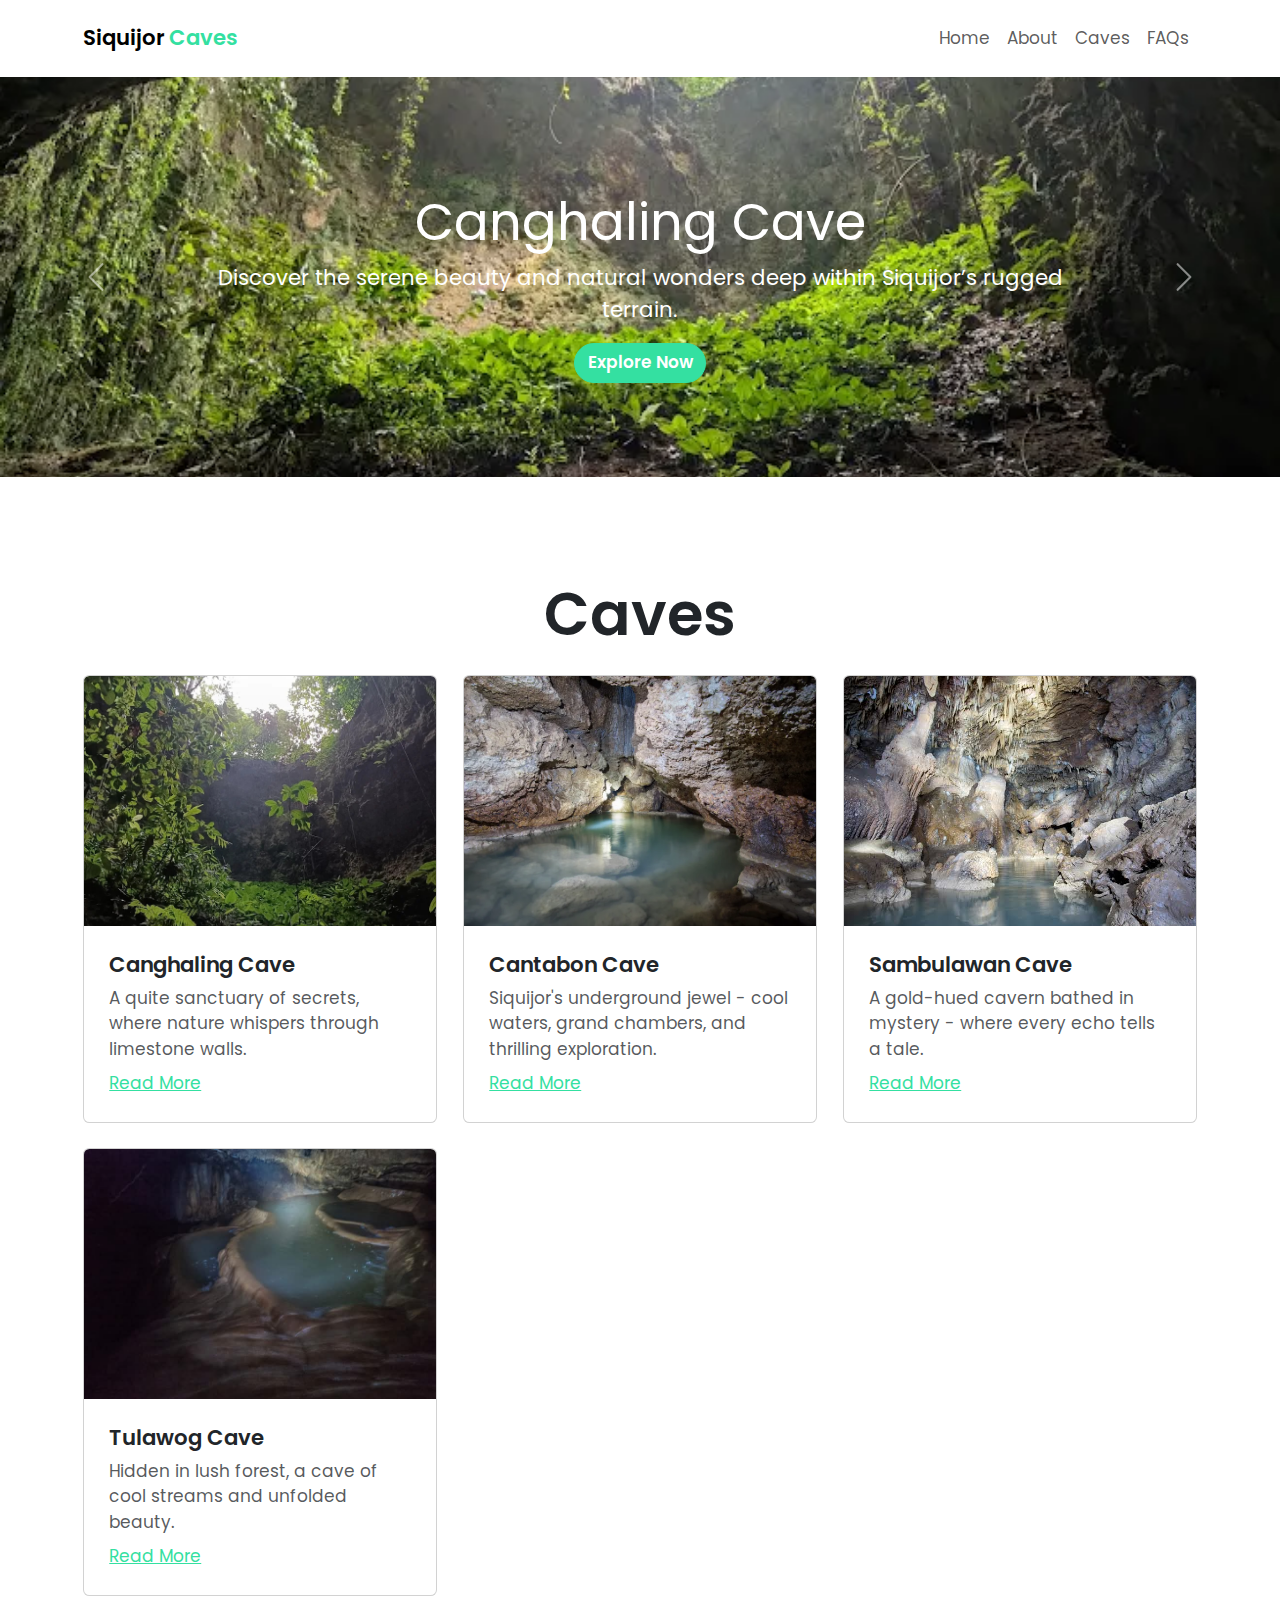
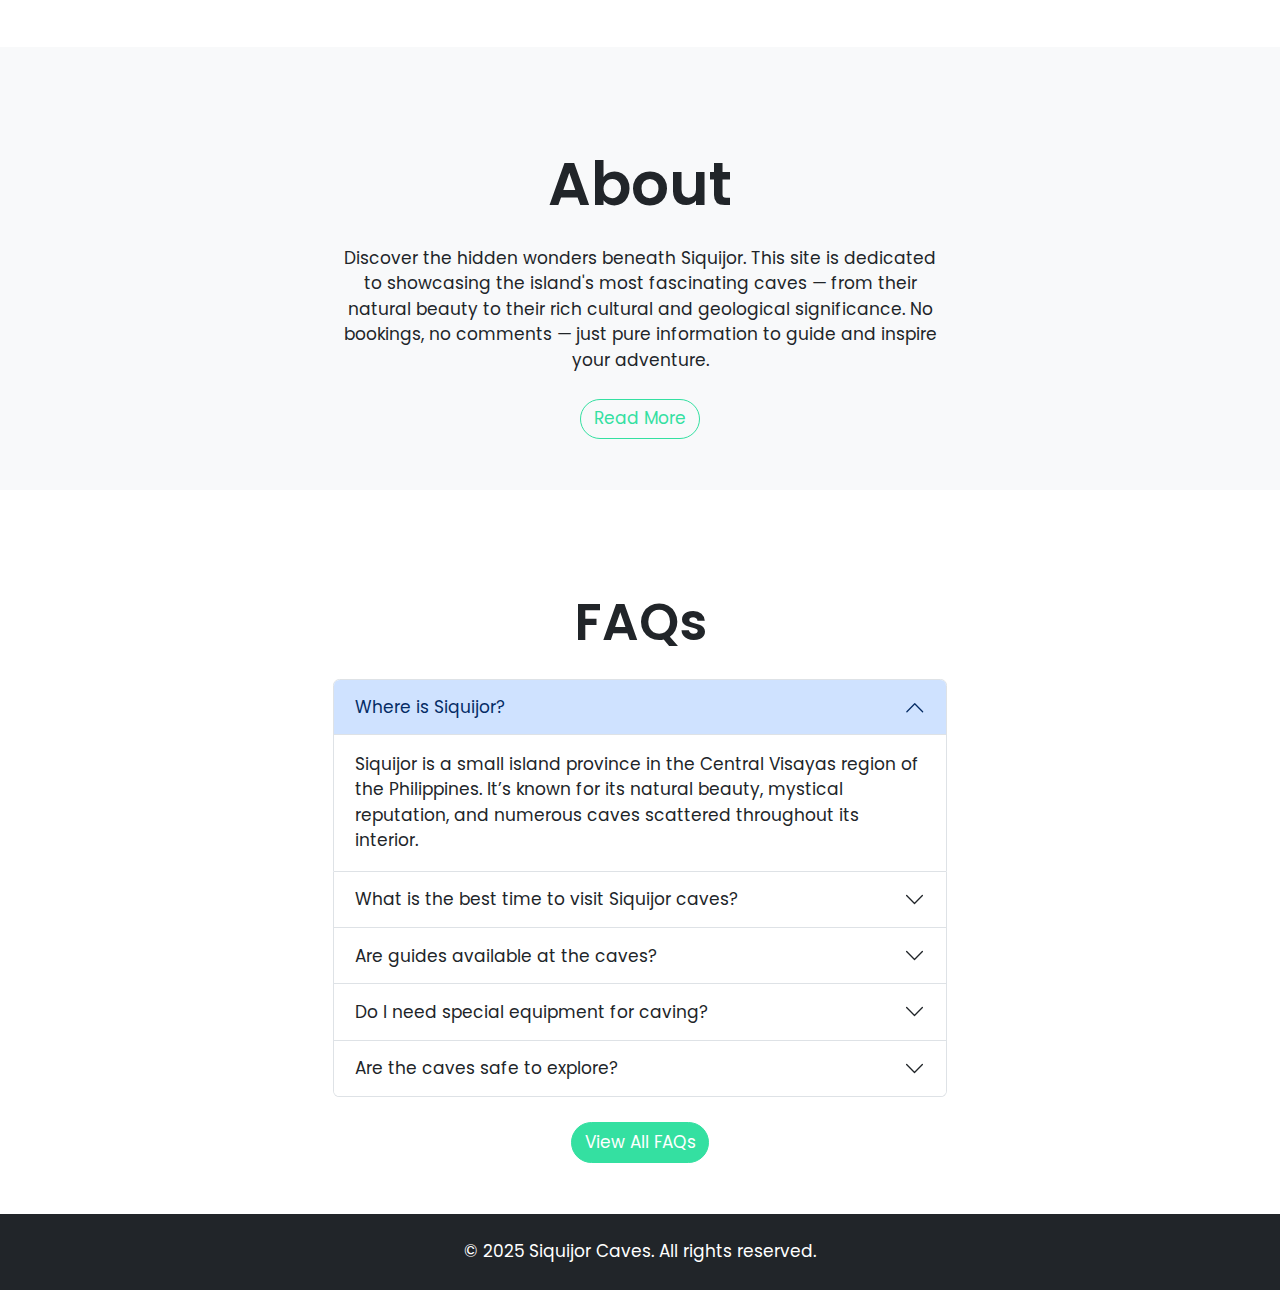
<file: index.html>
<!DOCTYPE html>
<html lang="en">

<head>
  <meta charset="UTF-8" />
  <meta name="viewport" content="width=device-width, initial-scale=1.0" />
  <title>Siquijor Caves</title>

  <link href="css/bootstrap.min.css" rel="stylesheet">
  <link rel="stylesheet" href="css/style.css">
</head>

<body>

  <!-- Navbar -->
  <nav class="navbar navbar-expand-lg py-3">
    <div class="container">
      <a class="navbar-brand fw-semibold" href="index.html">Siquijor <span class="text-success">Caves</span></a>
      <button class="navbar-toggler border-0" type="button" data-bs-toggle="collapse" data-bs-target="#navbarNav">
        <span class="navbar-toggler-icon"></span>
      </button>
      <div class="collapse navbar-collapse" id="navbarNav">

        <ul class="navbar-nav ms-auto">

          <li class="nav-item">
            <a class="nav-link" href="index.html">Home</a>
          </li>
          <li class="nav-item">
            <a class="nav-link" href="about.html">About</a>
          </li>
          <li class="nav-item">
            <a class="nav-link" href="caves.html">Caves</a>
          </li>
          <li class="nav-item">
            <a href="faqs.html" class="nav-link">FAQs</a>
          </li>
        </ul>

      </div>
    </div>
  </nav>

  <!-- Hero Section - Carousel -->
  <div id="heroCarousel" class="carousel slide" data-bs-ride="carousel">

    <div class="carousel-inner">
      <!-- Carousel Items -->
      <div class="carousel-item active">
        <img src="images/canghaling/canghaling1.webp" class="d-block w-100" alt="Canghaling Cave">

        <div class="carousel-caption mb-5">
          <h5 class="display-5">Canghaling Cave</h5>
          <p class="lead">Discover the serene beauty and natural wonders deep within Siquijor’s rugged terrain.</p>
          <a href="#caves" class="btn btn-success rounded-pill fw-semibold">Explore Now</a>
        </div>


      </div>

      <div class="carousel-item">
        <img src="images/cantabon/cantabon1.jpg" class="d-block w-100" alt="Cantabon Cave">
        <div class="carousel-caption mb-5">
          <h5 class="display-5">Cantabon Cave</h5>
          <p class="lead">Venture into one of Siquijor’s most iconic caves filled with stunning rock formations.</p>
          <a href="#caves" class="btn btn-success rounded-pill fw-semibold">Explore Now</a>
        </div>
      </div>

      <div class="carousel-item">
        <img src="images/sambulawan/sambulawan1.jpeg" class="d-block w-100" alt="Sambulawan Cave">
        <div class="carousel-caption mb-5">
          <h5 class="display-5">Sambulawan Cave</h5>
          <p class="lead">Experience the thrill of underground exploration in this lesser-known natural gem.</p>
          <a href="#caves" class="btn btn-success rounded-pill fw-semibold">Explore Now</a>
        </div>
      </div>

      <div class="carousel-item">
        <img src="images/tulawog/tulawog1.jpg" class="d-block w-100" alt="Tulawog Cave">
        <div class="carousel-caption mb-5">
          <h5 class="display-5">Tulawog Cave</h5>
          <p class="lead">Uncover hidden paths and underground rivers in this captivating Siquijor destination.</p>
          <a href="#caves" class="btn btn-success rounded-pill fw-semibold">Explore Now</a>
        </div>
      </div>
    </div>

    <!-- Carousel Controls -->
    <button class="carousel-control-prev" type="button" data-bs-target="#heroCarousel" data-bs-slide="prev">
      <span class="carousel-control-prev-icon"></span>
    </button>
    <button class="carousel-control-next" type="button" data-bs-target="#heroCarousel" data-bs-slide="next">
      <span class="carousel-control-next-icon"></span>
    </button>

  </div>

  <!-- Section 1: Cards -->
  <section class="py-5" id="caves">
    <div class="container pt-5">
      <h2 class="mb-4 text-center display-4 fw-semibold">Caves</h2>
      <div class="row g-4">

        <!-- Card 1 -->
        <div class="col-md-4">
          <a href="canghaling.html" class="text-decoration-none text-dark">
            <div class="card h-100">
              <img src="images/canghaling/t/canghaling-4.webp" class="card-img-top" alt="Canghaling Cave">
              <div class="card-body p-4">
                <h5 class="card-title fw-semibold">Canghaling Cave</h5>
                <p class="card-text text-muted mb-2">A quite sanctuary of secrets, where nature whispers
                  through limestone walls.</p>
                <a href="canghaling.html" class="text-success">Read More</a>
              </div>
            </div>
          </a>
        </div>

        <!-- Card 2 -->
        <div class="col-md-4">
          <a href="cantabon.html" class="text-decoration-none text-dark">
            <div class="card h-100">
              <img src="images/cantabon/cantabon4.webp" class="card-img-top" alt="Cantabon Cave">
              <div class="card-body p-4">
                <h5 class="card-title fw-semibold">Cantabon Cave</h5>
                <p class="card-text text-muted mb-2">Siquijor's underground jewel - cool waters, grand
                  chambers, and thrilling exploration.</p>
                <a href="cantabon.html" class="text-success">Read More</a>
              </div>
            </div>
          </a>
        </div>

        <!-- Card 3 -->
        <div class="col-md-4">
          <a href="sambulawan.html" class="text-decoration-none text-dark">
            <div class="card h-100">
              <img src="images/sambulawan/sambulawan1.jpeg" class="card-img-top" alt="Sambulawan Cave">
              <div class="card-body p-4">
                <h5 class="card-title fw-semibold">Sambulawan Cave</h5>
                <p class="card-text text-muted mb-2">A gold-hued cavern bathed in mystery - where every echo
                  tells a tale.</p>
                <a href="sambulawan.html" class="text-success">Read More</a>
              </div>
            </div>
          </a>
        </div>

        <!-- Card 4 -->
        <div class="col-md-4">
          <a href="tulawog.html" class="text-decoration-none text-dark">
            <div class="card h-100">
              <img src="images/tulawog/tulawog4.jpg" class="card-img-top" alt="Tulawog Cave">
              <div class="card-body p-4">
                <h5 class="card-title fw-semibold">Tulawog Cave</h5>
                <p class="card-text text-muted mb-2">Hidden in lush forest, a cave of cool streams and
                  unfolded beauty.</p>
                <a href="tulawog.html" class="text-success">Read More</a>
              </div>
            </div>
          </a>
        </div>

      </div>
    </div>
  </section>

  <!-- About Section -->
  <section class="bg-light py-5">
    <div class="container col-lg-6 pt-5">
      <h2 class="mb-4 text-center display-4 fw-semibold">About</h2>
      <p class="text-center">Discover the hidden wonders beneath Siquijor. This site is dedicated to showcasing the
        island's most fascinating caves — from their natural beauty to their rich cultural and geological significance.
        No bookings, no comments — just pure information to guide and inspire your adventure.
      </p>
      <div class="text-center mt-4">
        <a href="about.html" class="btn btn-outline-success rounded-pill">Read More</a>
      </div>
    </div>
  </section>

  <!-- FAQs Section -->
  <section class="py-5 bg-white">
    <div class="container col-lg-6 pt-5">
      <h2 class="text-center mb-4 display-5 fw-semibold">FAQs</h2>

      <!-- Accordion (Start) -->
      <div class="accordion" id="faqAccordion">

        <!-- Question 1 -->
        <div class="accordion-item">
          <h2 class="accordion-header" id="faqOne">
            <button class="accordion-button" type="button" data-bs-toggle="collapse" data-bs-target="#collapseOne">
              Where is Siquijor?
            </button>
          </h2>
          <div id="collapseOne" class="accordion-collapse collapse show">
            <div class="accordion-body">
              Siquijor is a small island province in the Central Visayas region of the Philippines. It’s known for its
              natural beauty, mystical reputation, and numerous caves scattered throughout its interior.
            </div>
          </div>
        </div>

        <!-- Question 2 -->
        <div class="accordion-item">
          <h2 class="accordion-header" id="faqTwo">
            <button class="accordion-button collapsed" type="button" data-bs-toggle="collapse"
              data-bs-target="#collapseTwo">
              What is the best time to visit Siquijor caves?
            </button>
          </h2>
          <div id="collapseTwo" class="accordion-collapse collapse">
            <div class="accordion-body">
              The best time to visit is during the dry season, from November to May. These months offer safer and more
              comfortable conditions for cave exploration.
            </div>
          </div>
        </div>

        <!-- Question 3 -->
        <div class="accordion-item">
          <h2 class="accordion-header" id="faqThree">
            <button class="accordion-button collapsed" type="button" data-bs-toggle="collapse"
              data-bs-target="#collapseThree">
              Are guides available at the caves?
            </button>
          </h2>
          <div id="collapseThree" class="accordion-collapse collapse">
            <div class="accordion-body">
              Yes, most popular caves such as Cantabon offer local guides. They ensure safety, provide equipment if
              needed, and share stories and history about the caves.
            </div>
          </div>
        </div>

        <!-- Question 4 -->
        <div class="accordion-item">
          <h2 class="accordion-header" id="faqFour">
            <button class="accordion-button collapsed" type="button" data-bs-toggle="collapse"
              data-bs-target="#collapseFour">
              Do I need special equipment for caving?
            </button>
          </h2>
          <div id="collapseFour" class="accordion-collapse collapse">
            <div class="accordion-body">
              Basic gear like flashlights, non-slip water shoes, and head protection is recommended. Some caves may
              require ropes, helmets, or a guide’s assistance for more technical passages.
            </div>
          </div>
        </div>

        <!-- Question 5 -->
        <div class="accordion-item">
          <h2 class="accordion-header" id="faqFive">
            <button class="accordion-button collapsed" type="button" data-bs-toggle="collapse"
              data-bs-target="#collapseFive">
              Are the caves safe to explore?
            </button>
          </h2>
          <div id="collapseFive" class="accordion-collapse collapse">
            <div class="accordion-body">
              Most caves are safe with a guide and proper equipment. However, some caves may be slippery, flooded, or
              narrow during rainy months. Always check local conditions before entering.
            </div>
          </div>
        </div>

      </div>
      <!-- Accordion (End) -->


      <div class="text-center mt-4">
        <a href="faqs.html" class="btn btn-success rounded-pill">View All FAQs</a>
      </div>
    </div>
  </section>

  <!-- Footer -->
  <footer class="bg-dark text-white py-4">
    <div class="container text-center">
      &copy; 2025 Siquijor Caves. All rights reserved.
    </div>
  </footer>

  <script src="js/bootstrap.bundle.min.js"></script>
</body>

</html>
</file>
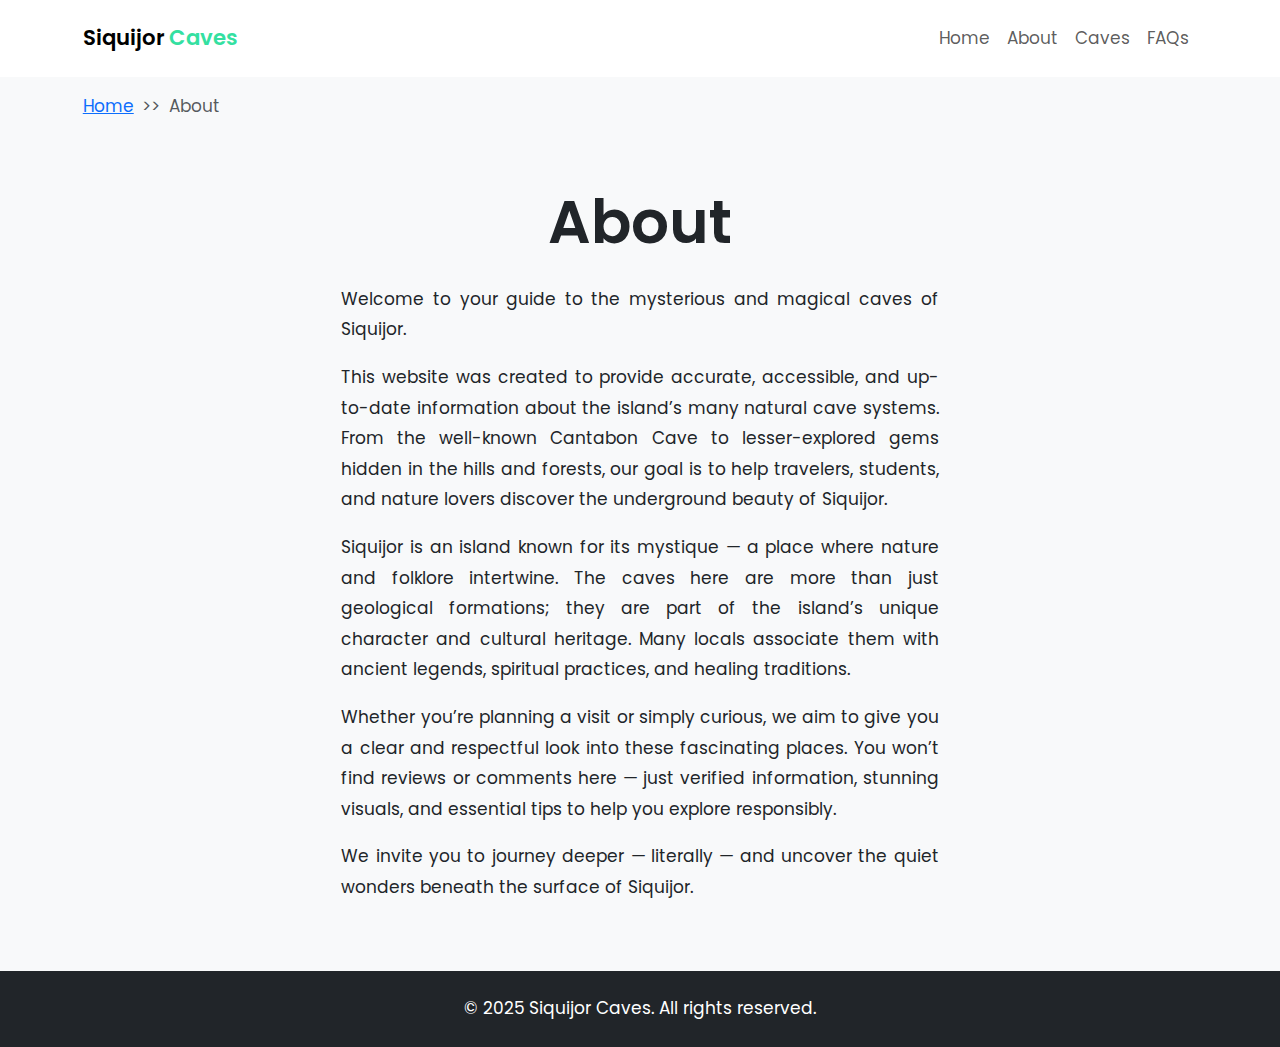
<file: about.html>
<!DOCTYPE html>
<html lang="en">

<head>
  <meta charset="UTF-8" />
  <meta name="viewport" content="width=device-width, initial-scale=1.0" />
  <title>Siquijor Caves</title>

  <link href="css/bootstrap.min.css" rel="stylesheet">
  <link rel="stylesheet" href="css/style.css">
</head>

<body>


  <!-- Navbar -->
  <nav class="navbar navbar-expand-lg py-3">
    <div class="container">
      <a class="navbar-brand fw-semibold" href="index.html">Siquijor <span class="text-success">Caves</span></a>
      <button class="navbar-toggler border-0" type="button" data-bs-toggle="collapse" data-bs-target="#navbarNav">
        <span class="navbar-toggler-icon"></span>
      </button>
      <div class="collapse navbar-collapse" id="navbarNav">

        <ul class="navbar-nav ms-auto">

          <li class="nav-item"><a class="nav-link" href="index.html">Home</a></li>
          <li class="nav-item"><a class="nav-link" href="about.html">About</a></li>
          <li class="nav-item"><a class="nav-link" href="caves.html">Caves</a></li>

          <li class="nav-item">
            <a href="faqs.html" class="nav-link">FAQs</a>
          </li>
        </ul>

      </div>
    </div>
  </nav>

  <!-- breadcrumb -->
  <nav aria-label="breadcrumb" class="bg-light py-3">
    <div class="container">
      <ol class="breadcrumb mb-0">
        <li class="breadcrumb-item">
          <a href="index.html">Home</a>
        </li>
        <li class="breadcrumb-item active" aria-current="page">
          About
        </li>
      </ol>
    </div>
  </nav>

  <!-- Section About -->
  <section class="about-section px-3 py-5 bg-light">

    <div class="container col-lg-6">

      <h1 class="mb-3 text-center display-4 fw-semibold mb-4">About</h1>

        <p class="">Welcome to your guide to the mysterious and magical caves of Siquijor.</p>
        <p>This website was created to provide accurate, accessible, and up-to-date information about the island’s many
          natural cave systems. From the well-known Cantabon Cave to lesser-explored gems hidden in the hills and
          forests, our goal is to help travelers, students, and nature lovers discover the underground beauty of
          Siquijor.</p>

        <p>Siquijor is an island known for its mystique — a place where nature and folklore intertwine. The caves here
          are more than just geological formations; they are part of the island’s unique character and cultural
          heritage. Many locals associate them with ancient legends, spiritual practices, and healing traditions.</p>
        <p>Whether you’re planning a visit or simply curious, we aim to give you a clear and respectful look into these
          fascinating places. You won’t find reviews or comments here — just verified information, stunning visuals, and
          essential tips to help you explore responsibly.</p>

        <p>We invite you to journey deeper — literally — and uncover the quiet wonders beneath the surface of Siquijor.
        </p>

    </div>

  </section>


  <!-- Footer -->
  <footer class="bg-dark text-white py-4">
    <div class="container text-center">
      &copy; 2025 Siquijor Caves. All rights reserved.
    </div>
  </footer>

  <script src="js/bootstrap.bundle.min.js"></script>
</body>

</html>
</file>
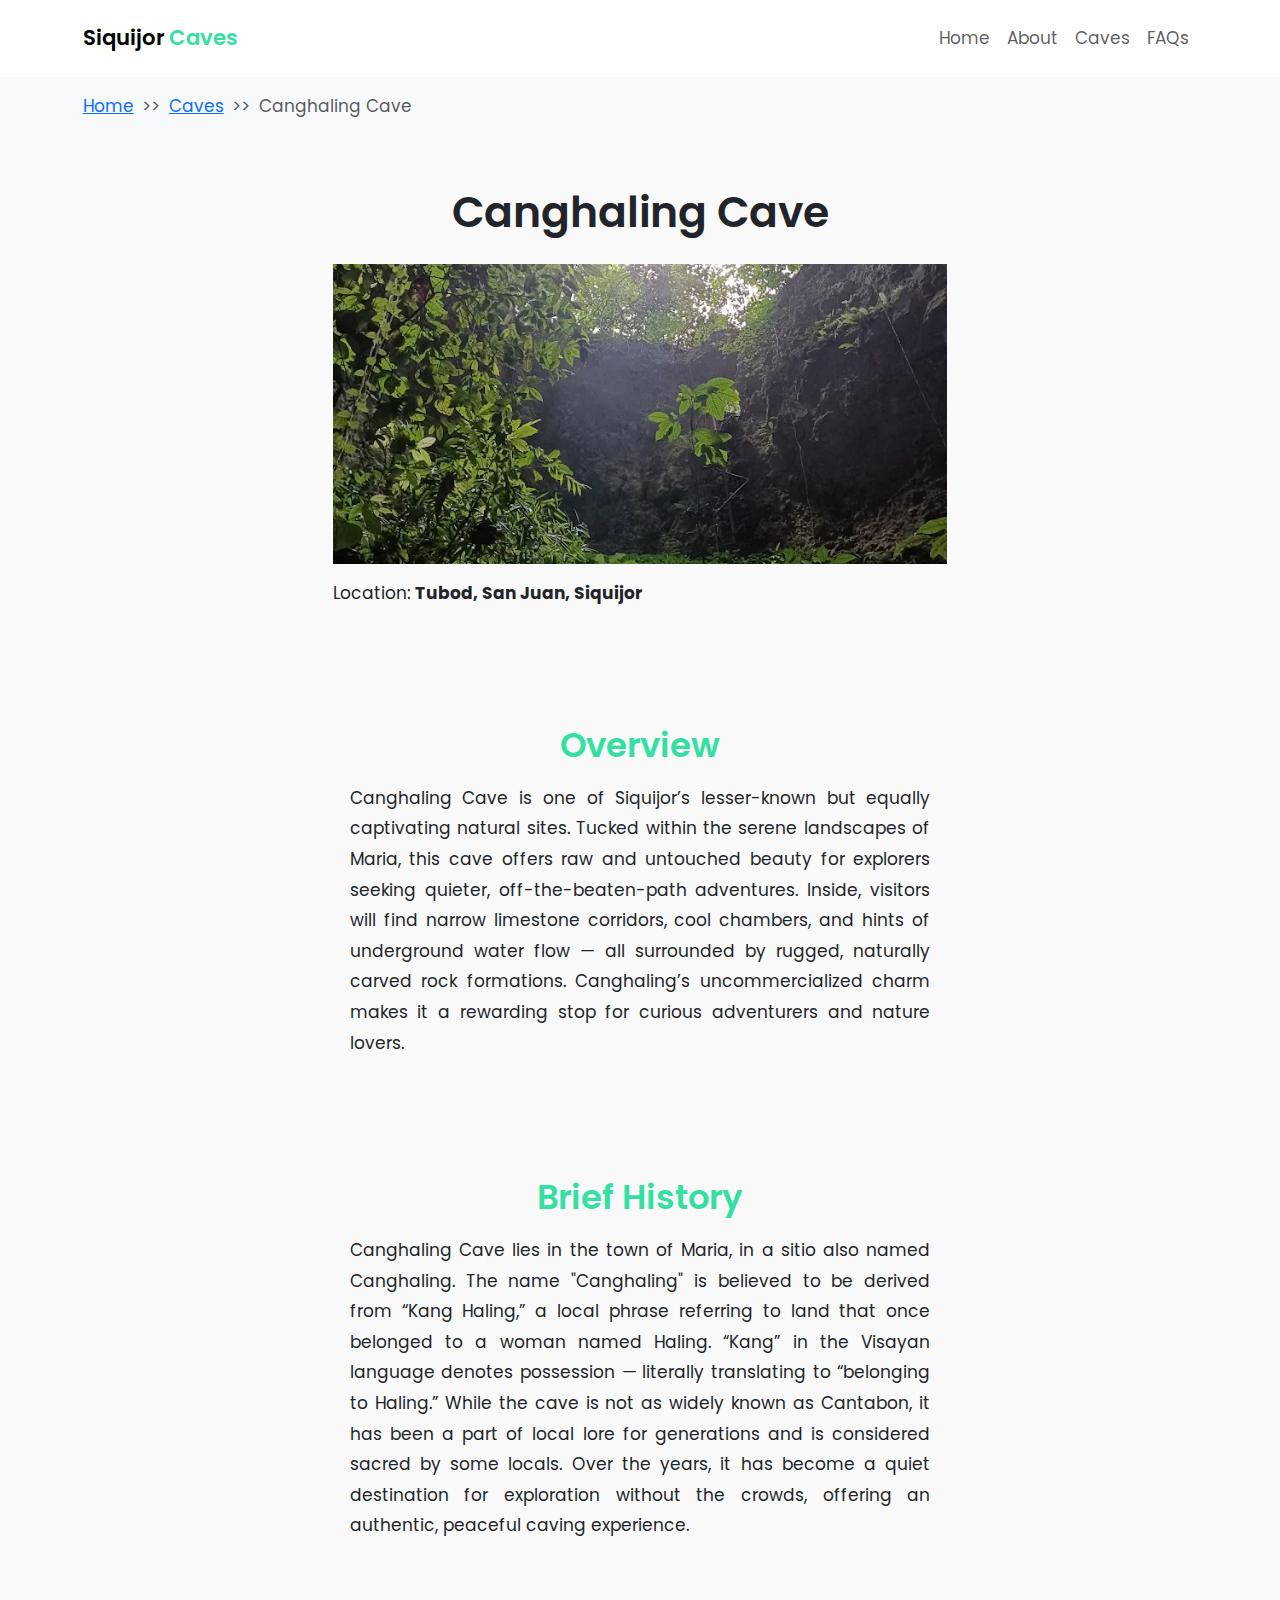
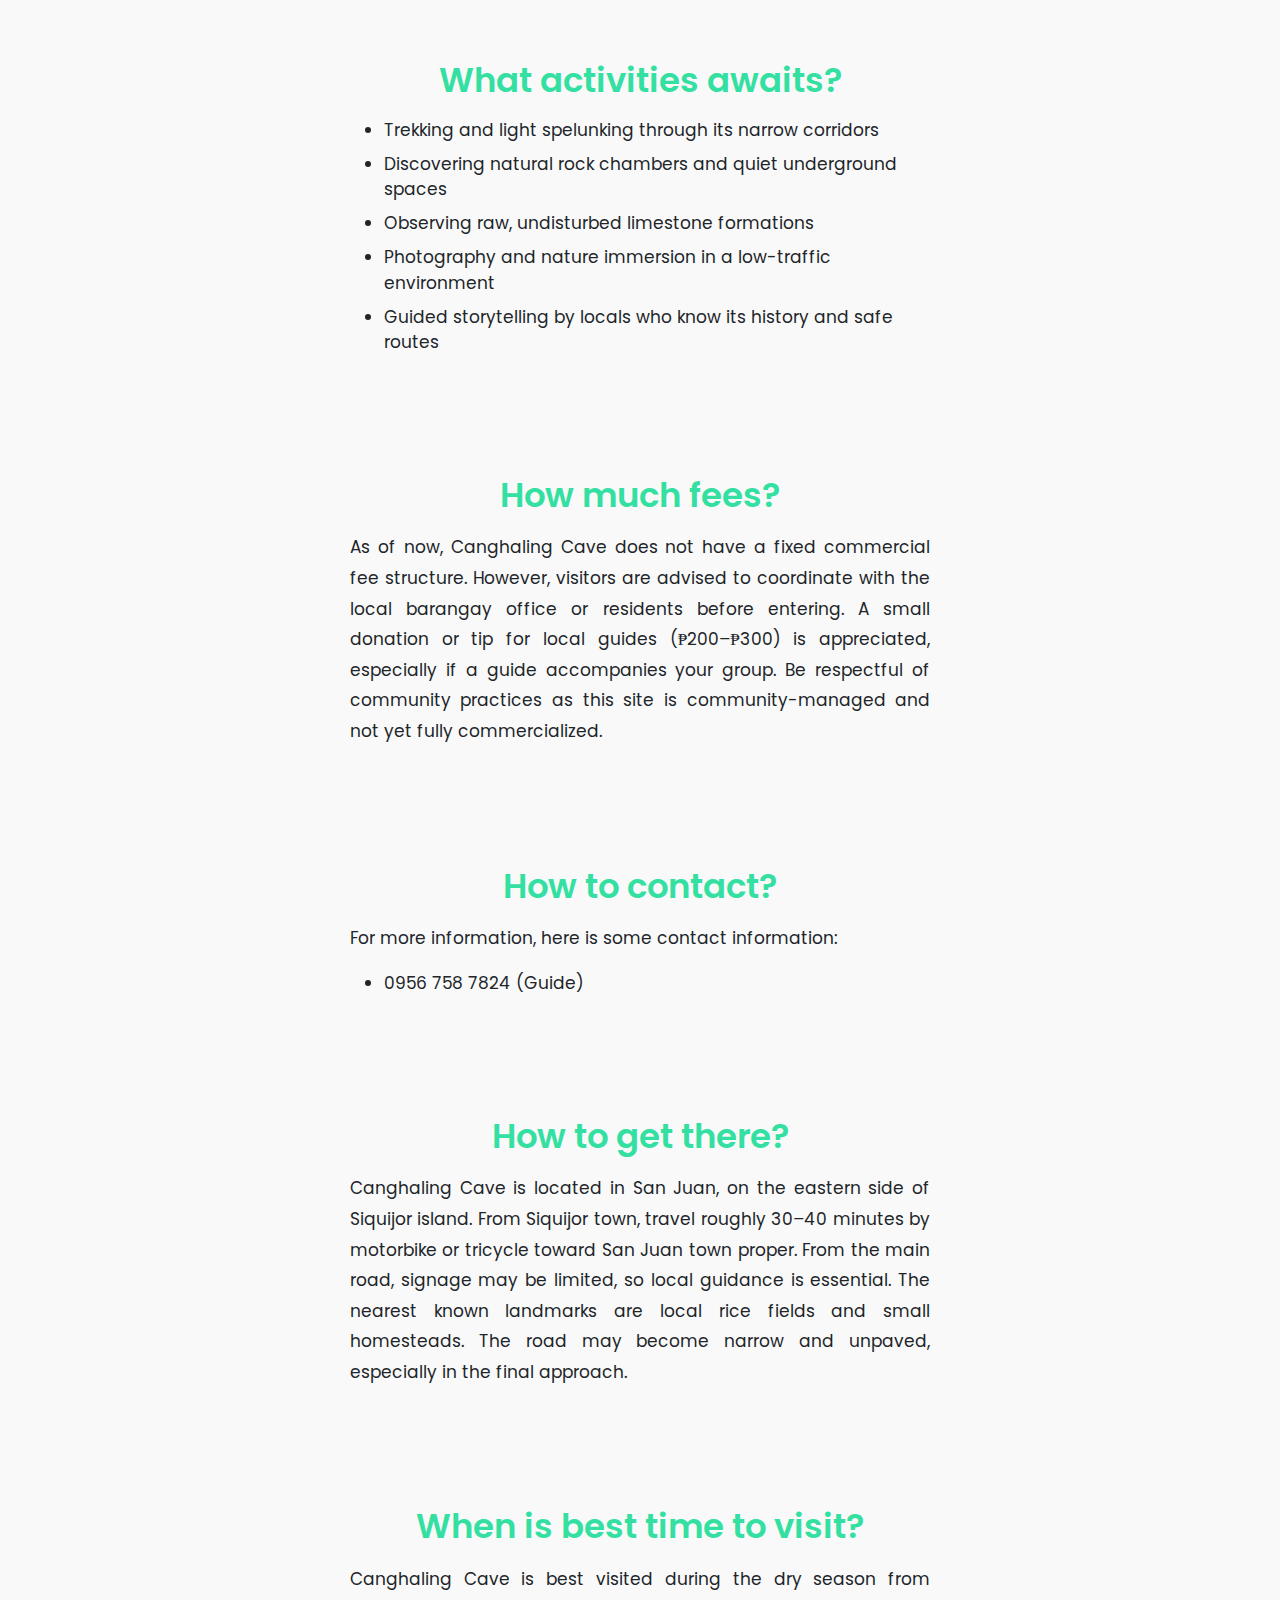
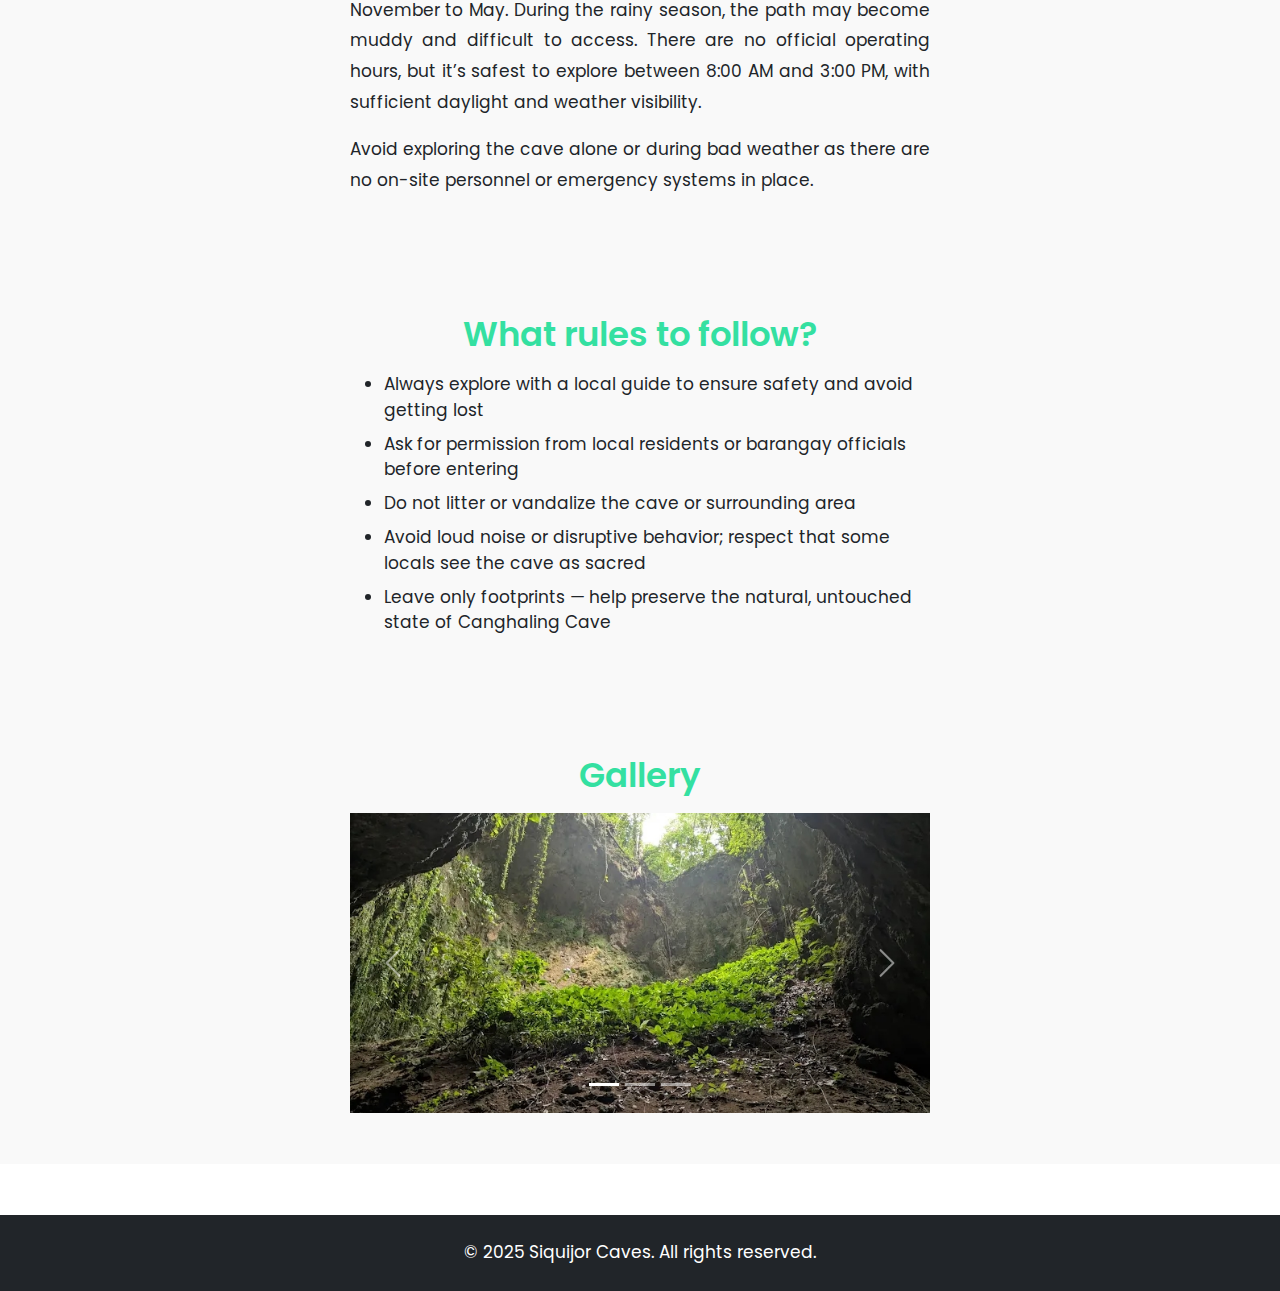
<file: canghaling.html>
<!DOCTYPE html>
<html lang="en">

<head>
  <meta charset="UTF-8" />
  <meta name="viewport" content="width=device-width, initial-scale=1.0" />
  <title>Siquijor Caves</title>

  <link href="css/bootstrap.min.css" rel="stylesheet">
  <link rel="stylesheet" href="css/style.css">
</head>

<body>

  <!-- Navbar (start) -->
  <nav class="navbar navbar-expand-lg py-3">
    <div class="container">
      <a class="navbar-brand fw-semibold" href="index.html">Siquijor <span class="text-success">Caves</span></a>
      <button class="navbar-toggler border-0" type="button" data-bs-toggle="collapse" data-bs-target="#navbarNav">
        <span class="navbar-toggler-icon"></span>
      </button>
      <div class="collapse navbar-collapse" id="navbarNav">

        <ul class="navbar-nav ms-auto">

          <li class="nav-item"><a class="nav-link" href="index.html">Home</a></li>
          <li class="nav-item"><a class="nav-link" href="about.html">About</a></li>
          <li class="nav-item"><a class="nav-link" href="caves.html">Caves</a></li>
          <li class="nav-item">
            <a href="faqs.html" class="nav-link">FAQs</a>
          </li>
        </ul>

      </div>
    </div>
  </nav>
  <!-- Navbar (end) -->

  <!-- breadcrumb (start) -->
  <nav aria-label="breadcrumb" class="bg-light py-3">
    <div class="container">
      <ol class="breadcrumb mb-0">
        <li class="breadcrumb-item">
          <a href="index.html">Home</a>
        </li>
        <li class="breadcrumb-item">
          <a href="caves.html">Caves</a>
        </li>
        <li class="breadcrumb-item active" aria-current="page">
          Canghaling Cave
        </li>
      </ol>
    </div>
  </nav>
  <!-- breadcrumb (end) -->


  <!-- wrapper (start) -->
  <div id="cave-wrapper">

    <div class="container col-lg-6 mb-5">

      <section class="cave-section-header py-5">
        <h1 class="fw-semibold mb-4 text-center">Canghaling Cave</h1>
        <img src="images/canghaling/canghaling4.webp" alt="" class="cave-profile-image d-block w-100" />
        <address class="mt-3">Location: <strong>Tubod, San Juan, Siquijor</strong></address>
      </section>

      <section class="cave-section px-3 py-5">
        <h2 class="text-success fw-semibold mb-3 text-center">Overview</h2>
        <p>Canghaling Cave is one of Siquijor’s lesser-known but equally captivating natural sites. Tucked within the
          serene landscapes of Maria, this cave offers raw and untouched beauty for explorers seeking quieter,
          off-the-beaten-path adventures. Inside, visitors will find narrow limestone corridors, cool chambers, and
          hints of underground water flow — all surrounded by rugged, naturally carved rock formations. Canghaling’s
          uncommercialized charm makes it a rewarding stop for curious adventurers and nature lovers.
        </p>
      </section>

      <section class="cave-section px-3 py-5">
        <h2 class="text-success fw-semibold mb-3 text-center">Brief History</h2>
        <p>Canghaling Cave lies in the town of Maria, in a sitio also named Canghaling. The name "Canghaling" is
          believed to be derived from “Kang Haling,” a local phrase referring to land that once belonged to a woman
          named Haling. “Kang” in the Visayan language denotes possession — literally translating to “belonging to
          Haling.” While the cave is not as widely known as Cantabon, it has been a part of local lore for generations
          and is considered sacred by some locals. Over the years, it has become a quiet destination for exploration
          without the crowds, offering an authentic, peaceful caving experience.
        </p>
      </section>

      <section class="cave-section px-3 py-5">
        <h2 class="text-success fw-semibold mb-3 text-center">What activities awaits?</h2>
        <ul>
          <li class="mb-2">Trekking and light spelunking through its narrow corridors</li>
          <li class="mb-2">Discovering natural rock chambers and quiet underground spaces</li>
          <li class="mb-2">Observing raw, undisturbed limestone formations</li>
          <li class="mb-2">Photography and nature immersion in a low-traffic environment</li>
          <li class="mb-2">Guided storytelling by locals who know its history and safe routes</li>
        </ul>
      </section>


      <section class="cave-section px-3 py-5">
        <h2 class="text-success fw-semibold mb-3 text-center">How much fees?</h2>
        <p>As of now, Canghaling Cave does not have a fixed commercial fee structure. However, visitors are advised to
          coordinate with the local barangay office or residents before entering. A small donation or tip for local
          guides (₱200–₱300) is appreciated, especially if a guide accompanies your group. Be respectful of community
          practices as this site is community-managed and not yet fully commercialized.</p>
      </section>

      <section class="cave-section px-3 py-5">
        <h2 class="text-success fw-semibold mb-3 text-center">How to contact?</h2>
        <p>For more information, here is some contact information:</p>
        <ul>
          <li>0956 758 7824 (Guide)</li>
        </ul>
      </section>

      <section class="cave-section px-3 py-5">
        <h2 class="text-success fw-semibold mb-3 text-center">How to get there?</h2>
        <p>Canghaling Cave is located in San Juan, on the eastern side of Siquijor island. From Siquijor town, travel
          roughly 30–40 minutes by motorbike or tricycle toward San Juan town proper. From the main road, signage may be
          limited, so
          local guidance is essential. The nearest known landmarks are local rice fields and small homesteads. The road
          may become narrow and unpaved, especially in the final approach.</p>
      </section>

      <section class="cave-section px-3 py-5">
        <h2 class="text-success fw-semibold mb-3 text-center">When is best time to visit?</h2>
        <p>Canghaling Cave is best visited during the dry season from November to May. During the rainy season, the path
          may become muddy and difficult to access. There are no official operating hours, but it’s safest to explore
          between 8:00 AM and 3:00 PM, with sufficient daylight and weather visibility.</p>
        <p>Avoid exploring the cave alone or during bad weather as there are no on-site personnel or emergency systems
          in place.</p>
      </section>

      <section class="cave-section px-3 py-5">
        <h2 class="text-success fw-semibold mb-3 text-center">What rules to follow?</h2>
        <ul>
          <li class="mb-2">Always explore with a local guide to ensure safety and avoid getting lost</li>
          <li class="mb-2">Ask for permission from local residents or barangay officials before entering</li>
          <li class="mb-2">Do not litter or vandalize the cave or surrounding area</li>
          <li class="mb-2">Avoid loud noise or disruptive behavior; respect that some locals see the cave as sacred</li>
          <li class="mb-2">Leave only footprints — help preserve the natural, untouched state of Canghaling Cave</li>
        </ul>
      </section>

      <section class="cave-section px-3 py-5" id="gallery">
        <h2 class="text-success fw-semibold mb-3 text-center">Gallery</h2>


        <div id="exampleCarousel" class="carousel slide" data-bs-ride="carousel">

          <!-- Indicators -->
          <div class="carousel-indicators">
            <button type="button" data-bs-target="#exampleCarousel" data-bs-slide-to="0" class="active"
              aria-current="true" aria-label="Slide 1"></button>
            <button type="button" data-bs-target="#exampleCarousel" data-bs-slide-to="1" aria-label="Slide 2"></button>
            <button type="button" data-bs-target="#exampleCarousel" data-bs-slide-to="2" aria-label="Slide 3"></button>
          </div>

          <div class="carousel-inner">

            <div class="carousel-item active">
              <img src="images/canghaling/t/canghaling-1.webp" class="d-block w-100" alt="First Slide">
            </div>

            <div class="carousel-item">
              <img src="images/canghaling/t/canghaling-2.webp" class="d-block w-100" alt="Second Slide">
            </div>


            <div class="carousel-item">
              <img src="images/canghaling/t/canghaling-3.webp" class="d-block w-100" alt="Third Slide">
            </div>


          </div>

          <button class="carousel-control-prev" type="button" data-bs-target="#exampleCarousel" data-bs-slide="prev">
            <span class="carousel-control-prev-icon" aria-hidden="true"></span>
            <span class="visually-hidden">Previous</span>
          </button>
          <button class="carousel-control-next" type="button" data-bs-target="#exampleCarousel" data-bs-slide="next">
            <span class="carousel-control-next-icon" aria-hidden="true"></span>
            <span class="visually-hidden">Next</span>
          </button>
        </div>

      </section>


    </div>

  </div>
  <!-- wrapper (end) -->



  <!-- Footer -->
  <footer class="bg-dark text-white py-4">
    <div class="container text-center">
      &copy; 2025 Siquijor Caves. All rights reserved.
    </div>
  </footer>

  <script src="js/bootstrap.bundle.min.js"></script>
</body>

</html>
</file>
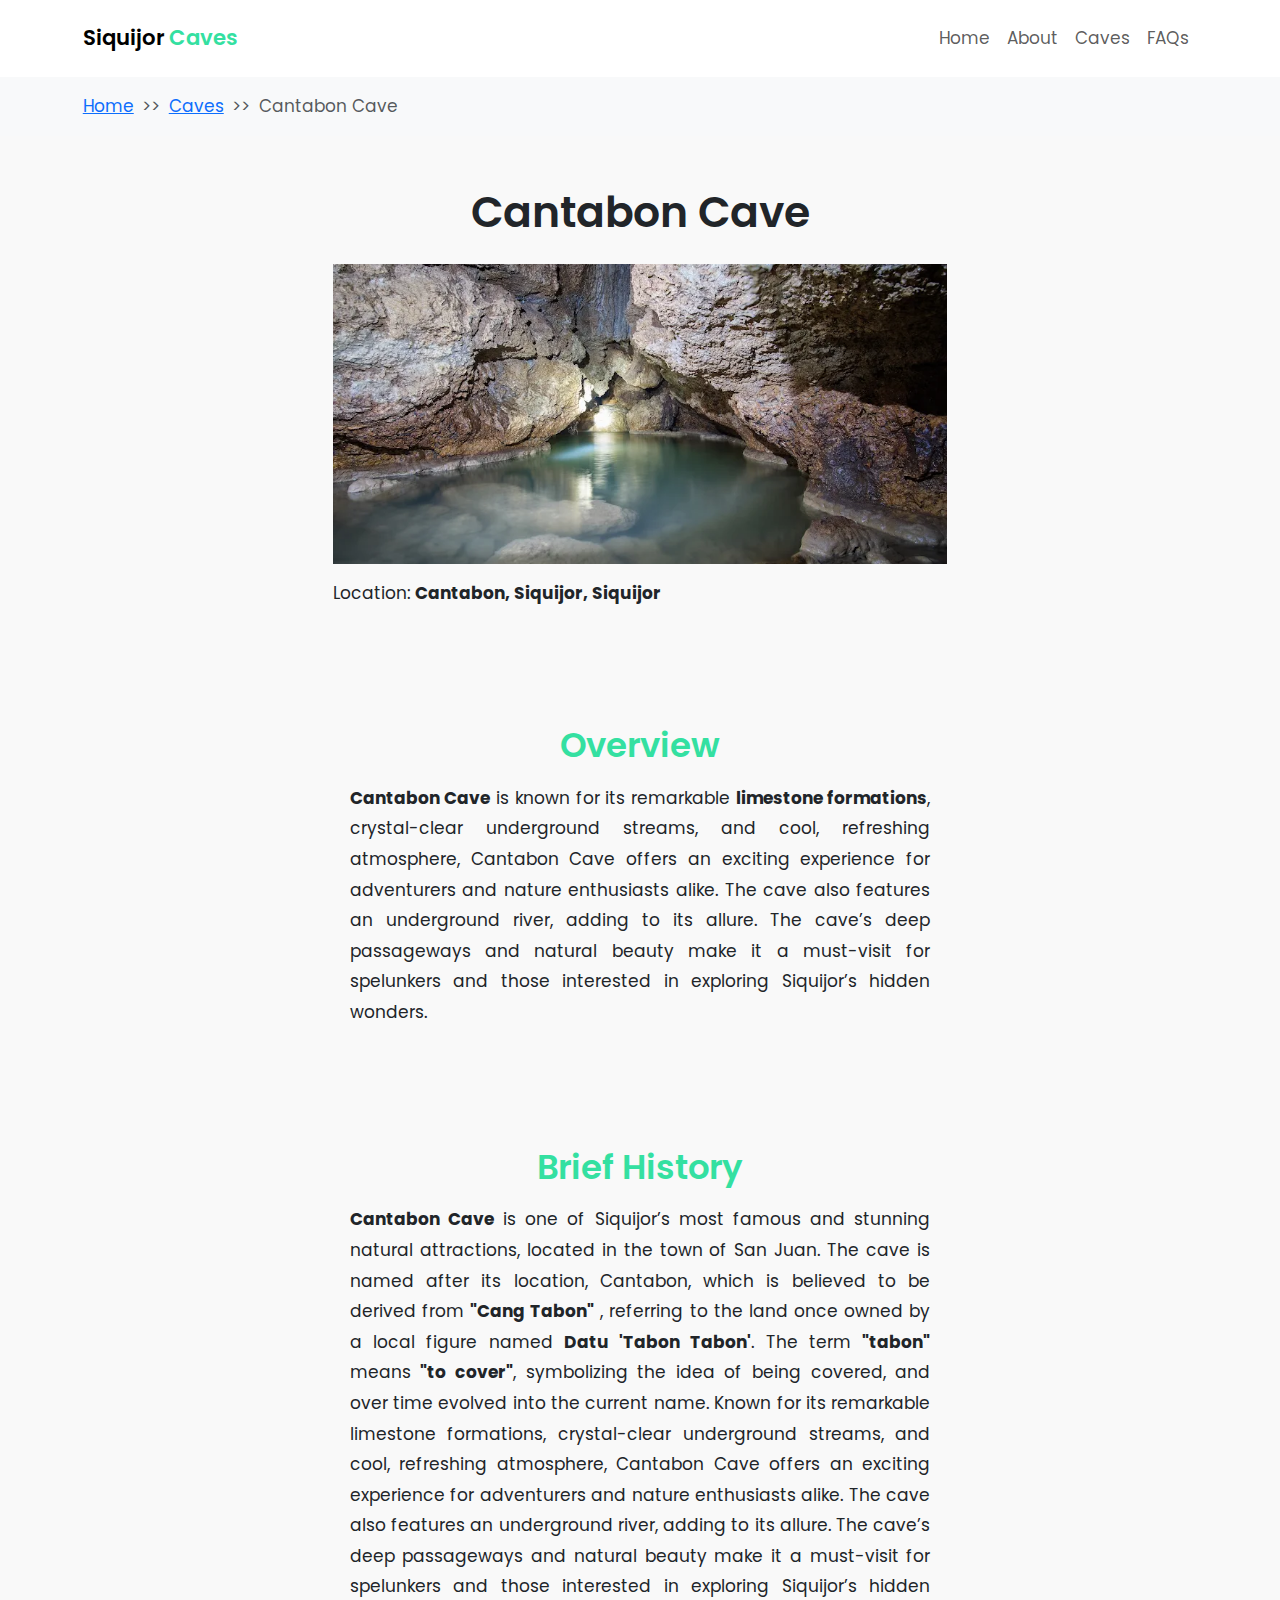
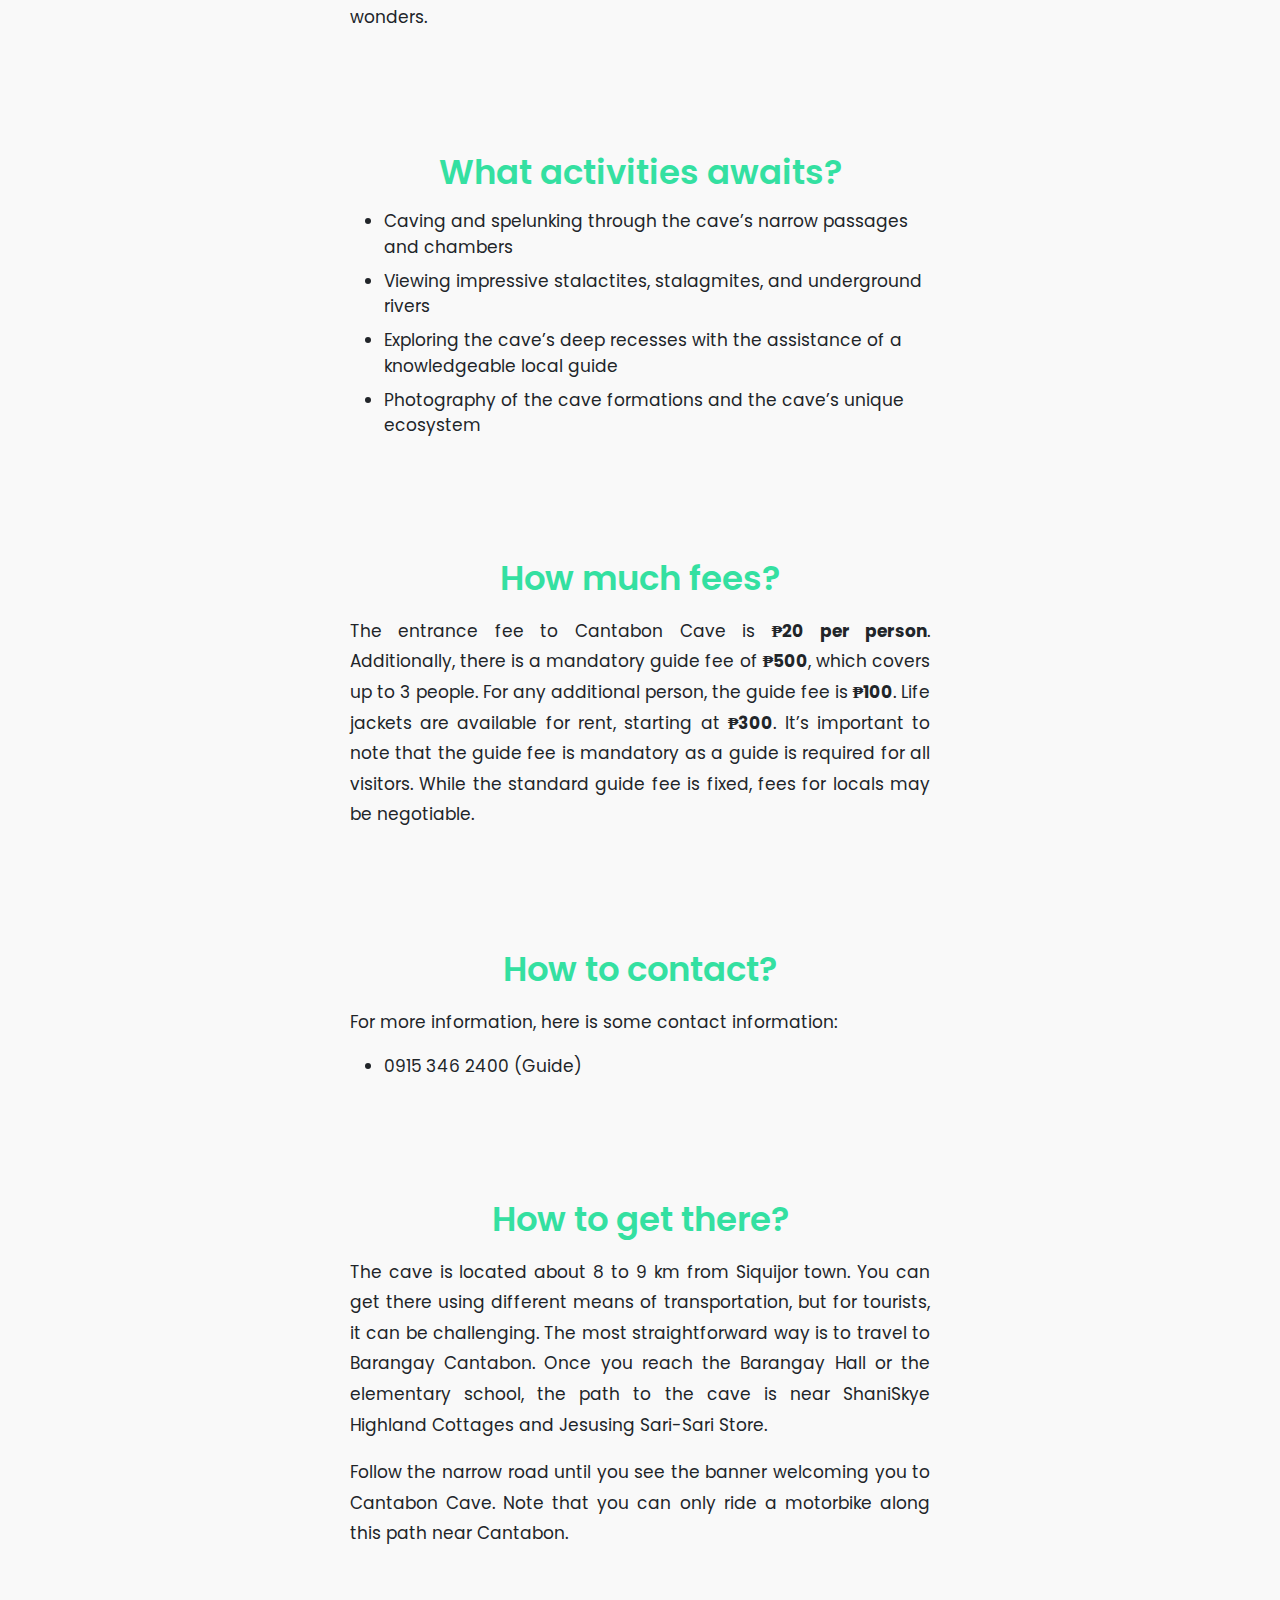
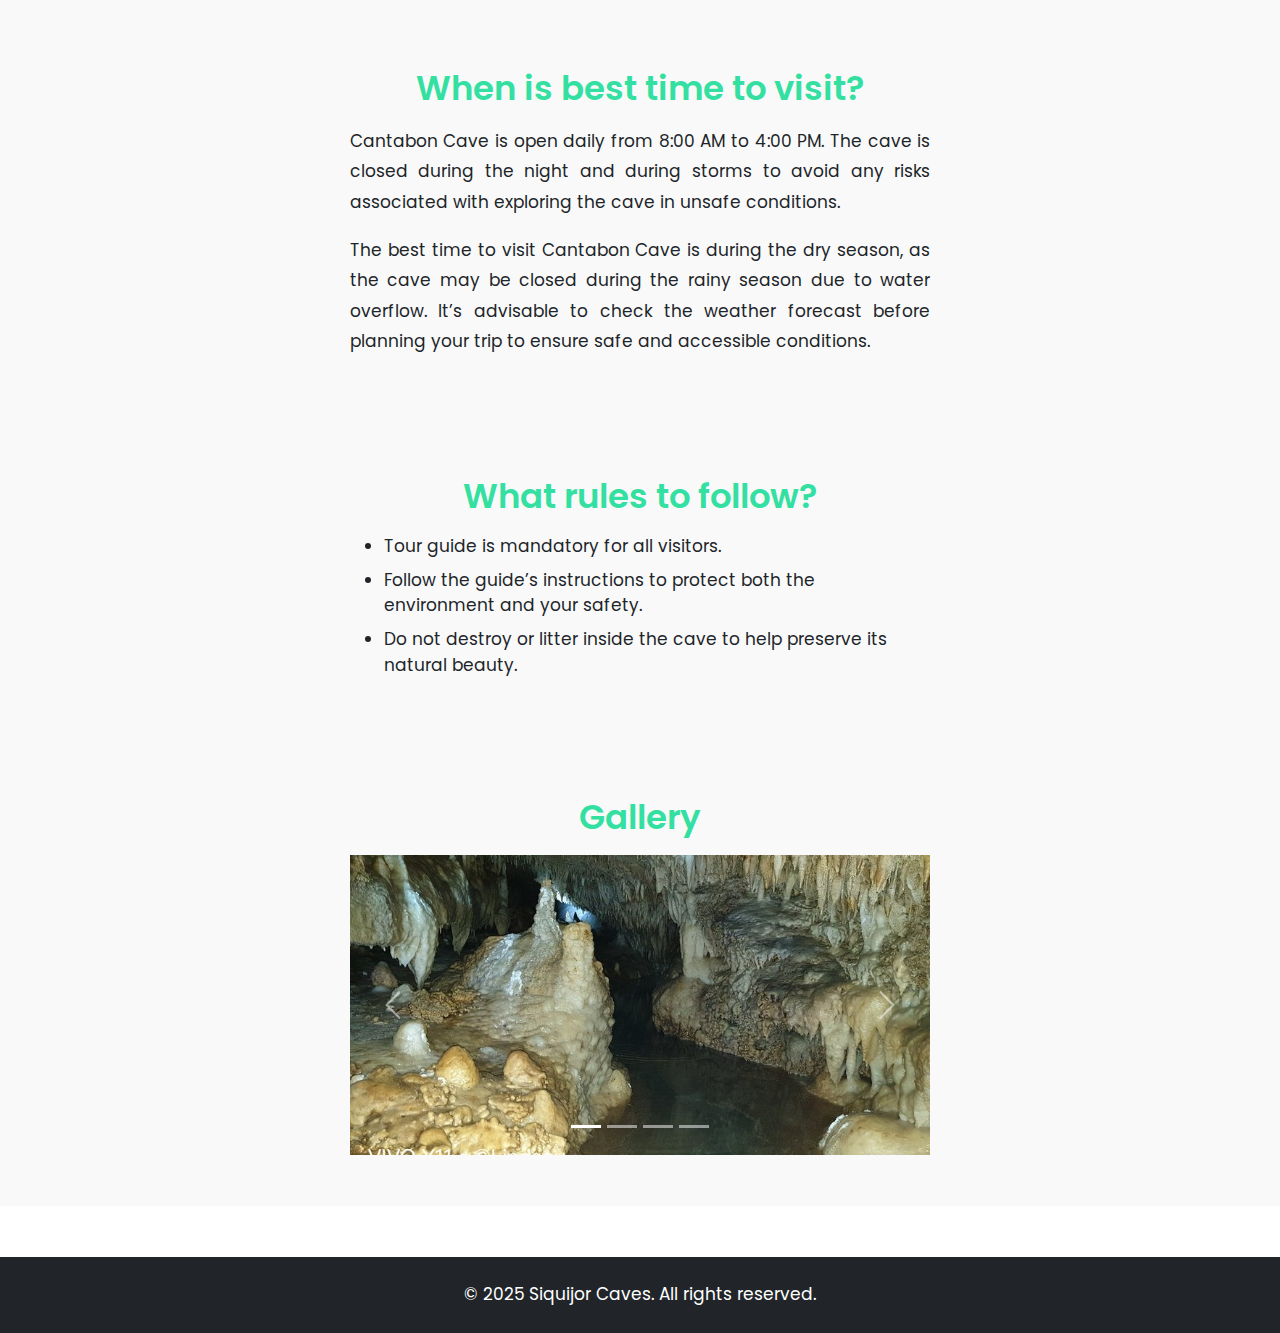
<file: cantabon.html>
<!DOCTYPE html>
<html lang="en">

<head>
  <meta charset="UTF-8" />
  <meta name="viewport" content="width=device-width, initial-scale=1.0" />
  <title>Siquijor Caves</title>

  <link href="css/bootstrap.min.css" rel="stylesheet">
  <link rel="stylesheet" href="css/style.css">
</head>

<body>

  <!-- Navbar -->
  <nav class="navbar navbar-expand-lg py-3">
    <div class="container">
      <a class="navbar-brand fw-semibold" href="index.html">Siquijor <span class="text-success">Caves</span></a>
      <button class="navbar-toggler border-0" type="button" data-bs-toggle="collapse" data-bs-target="#navbarNav">
        <span class="navbar-toggler-icon"></span>
      </button>
      <div class="collapse navbar-collapse" id="navbarNav">

        <ul class="navbar-nav ms-auto">

          <li class="nav-item"><a class="nav-link" href="index.html">Home</a></li>
          <li class="nav-item"><a class="nav-link" href="about.html">About</a></li>
          <li class="nav-item"><a class="nav-link" href="caves.html">Caves</a></li>
          <li class="nav-item">
            <a href="faqs.html" class="nav-link">FAQs</a>
          </li>
        </ul>

      </div>
    </div>
  </nav>

  <!-- breadcrumb -->
  <nav aria-label="breadcrumb" class="bg-light py-3">
    <div class="container">
      <ol class="breadcrumb mb-0">
        <li class="breadcrumb-item">
          <a href="index.html">Home</a>
        </li>
        <li class="breadcrumb-item">
          <a href="caves.html">Caves</a>
        </li>
        <li class="breadcrumb-item active" aria-current="page">
          Cantabon Cave
        </li>
      </ol>
    </div>
  </nav>


  <div id="cave-wrapper">

    <div class="container col-lg-6 mb-5">

      <section class="cave-section-header py-5">
        <h1 class="fw-semibold mb-4 text-center">Cantabon Cave</h1>
        <img src="images/cantabon/cantabon4.webp" alt="" class="cave-profile-image d-block w-100" />
        <address class="mt-3">Location: <strong>Cantabon, Siquijor, Siquijor</strong></address>
      </section>

      <section class="cave-section px-3 py-5">
        <h2 class="text-success fw-semibold mb-3 text-center">Overview</h2>
        <p>
          <strong>Cantabon Cave</strong> is known for its remarkable <strong>limestone formations</strong>,
          crystal-clear underground streams, and cool,
          refreshing
          atmosphere, Cantabon Cave offers an exciting experience for adventurers and nature enthusiasts alike. The cave
          also features an underground river, adding to its allure. The cave’s deep passageways and natural beauty make
          it a must-visit for spelunkers and those interested in exploring Siquijor’s hidden wonders.
        </p>

      </section>

      <section class="cave-section px-3 py-5">
        <h2 class="text-success fw-semibold mb-3 text-center">Brief History</h2>

        <p><strong>Cantabon Cave</strong> is one of Siquijor’s most famous and stunning natural attractions, located in
          the town of San
          Juan. The cave is named after its location, Cantabon, which is believed to be derived from <strong>"Cang
            Tabon"</strong> ,
          referring to the land once owned by a local figure named <strong>Datu 'Tabon Tabon'</strong>. The term
          <strong>"tabon"</strong> means <strong>"to cover"</strong>, symbolizing the idea of being covered, and over
          time evolved into the current name.

          Known for its remarkable limestone formations, crystal-clear underground streams, and cool, refreshing
          atmosphere, Cantabon Cave offers an exciting experience for adventurers and nature enthusiasts alike. The cave
          also features an underground river, adding to its allure. The cave’s deep passageways and natural beauty make
          it a must-visit for spelunkers and those interested in exploring Siquijor’s hidden wonders.
        </p>

      </section>

      <section class="cave-section px-3 py-5">
        <h2 class="text-success fw-semibold mb-3 text-center">What activities awaits?</h2>

        <ul>
          <li class="mb-2">Caving and spelunking through the cave’s narrow passages and chambers</li>
          <li class="mb-2">Viewing impressive stalactites, stalagmites, and underground rivers</li>
          <li class="mb-2">Exploring the cave’s deep recesses with the assistance of a knowledgeable local guide</li>
          <li class="mb-2">Photography of the cave formations and the cave’s unique ecosystem</li>
        </ul>

      </section>


      <section class="cave-section px-3 py-5">
        <h2 class="text-success fw-semibold mb-3 text-center">How much fees?</h2>
        <p>The entrance fee to Cantabon Cave is <strong>₱20 per person</strong>. Additionally, there is a mandatory
          guide fee of <strong>₱500</strong>,
          which covers up to 3 people. For any additional person, the guide fee is <strong>₱100</strong>. Life jackets
          are available for
          rent, starting at <strong>₱300</strong>. It’s important to note that the guide fee is mandatory as a guide is
          required for all
          visitors. While the standard guide fee is fixed, fees for locals may be negotiable.</p>
      </section>

      <section class="cave-section px-3 py-5">
        <h2 class="text-success fw-semibold mb-3 text-center">How to contact?</h2>
        <p>For more information, here is some contact information:</p>
        <ul>
          <li>0915 346 2400 (Guide)</li>
        </ul>

      </section>

      <section class="cave-section px-3 py-5">
        <h2 class="text-success fw-semibold mb-3 text-center">How to get there?</h2>

        <p>The cave is located about 8 to 9 km from Siquijor town. You can get there using different means of
          transportation, but for tourists, it can be challenging. The most straightforward way is to travel to Barangay
          Cantabon. Once you reach the Barangay Hall or the elementary school, the path to the cave is near ShaniSkye
          Highland Cottages and Jesusing Sari-Sari Store.</p>

        <p>Follow the narrow road until you see the banner welcoming you to Cantabon Cave. Note that you can only ride a
          motorbike along this path near Cantabon.</p>

      </section>

      <section class="cave-section px-3 py-5">
        <h2 class="text-success fw-semibold mb-3 text-center">When is best time to visit?</h2>
        <p>Cantabon Cave is open daily from 8:00 AM to 4:00 PM. The cave is closed during the night and during storms to
          avoid any risks associated with exploring the cave in unsafe conditions.
        </p>
        <p>The best time to visit Cantabon Cave is during the dry season, as the cave may be closed during the rainy
          season due to water overflow. It’s advisable to check the weather forecast before planning your trip to ensure
          safe and accessible conditions.</p>
      </section>

      <section class="cave-section px-3 py-5">
        <h2 class="text-success fw-semibold mb-3 text-center">What rules to follow?</h2>

        <ul>
          <li class="mb-2">Tour guide is mandatory for all visitors.</li>
          <li class="mb-2">Follow the guide’s instructions to protect both the environment and your safety.</li>
          <li class="mb-2">Do not destroy or litter inside the cave to help preserve its natural beauty.</li>
        </ul>

      </section>

      <section class="cave-section px-3 py-5" id="gallery">
        <h2 class="text-success fw-semibold mb-3 text-center">Gallery</h2>


        <div id="exampleCarousel" class="carousel slide" data-bs-ride="carousel">

          <!-- Indicators -->
          <div class="carousel-indicators">
            <button type="button" data-bs-target="#exampleCarousel" data-bs-slide-to="0" class="active"
              aria-current="true" aria-label="Slide 1"></button>
            <button type="button" data-bs-target="#exampleCarousel" data-bs-slide-to="1" aria-label="Slide 2"></button>
            <button type="button" data-bs-target="#exampleCarousel" data-bs-slide-to="2" aria-label="Slide 3"></button>
            <button type="button" data-bs-target="#exampleCarousel" data-bs-slide-to="3" aria-label="Slide 4"></button>
          </div>

          <div class="carousel-inner">

            <div class="carousel-item active">
              <img src="images/cantabon/t/cantabon-1.jpg" class="d-block w-100" alt="First Slide">
            </div>

            <div class="carousel-item">
              <img src="images/cantabon/t/cantabon-2.jpg" class="d-block w-100" alt="Second Slide">
            </div>


            <div class="carousel-item">
              <img src="images/cantabon/t/cantabon-5.jpg" class="d-block w-100" alt="Third Slide">
            </div>


            <div class="carousel-item">
              <img src="images/cantabon/t/cantabon-6.jpg" class="d-block w-100" alt="Fourth Slide">
            </div>


          </div>

          <button class="carousel-control-prev" type="button" data-bs-target="#exampleCarousel" data-bs-slide="prev">
            <span class="carousel-control-prev-icon" aria-hidden="true"></span>
            <span class="visually-hidden">Previous</span>
          </button>
          <button class="carousel-control-next" type="button" data-bs-target="#exampleCarousel" data-bs-slide="next">
            <span class="carousel-control-next-icon" aria-hidden="true"></span>
            <span class="visually-hidden">Next</span>
          </button>
        </div>

      </section>


    </div>

  </div>




  <!-- Footer -->
  <footer class="bg-dark text-white py-4">
    <div class="container text-center">
      &copy; 2025 Siquijor Caves. All rights reserved.
    </div>
  </footer>

  <script src="js/bootstrap.bundle.min.js"></script>
</body>

</html>
</file>
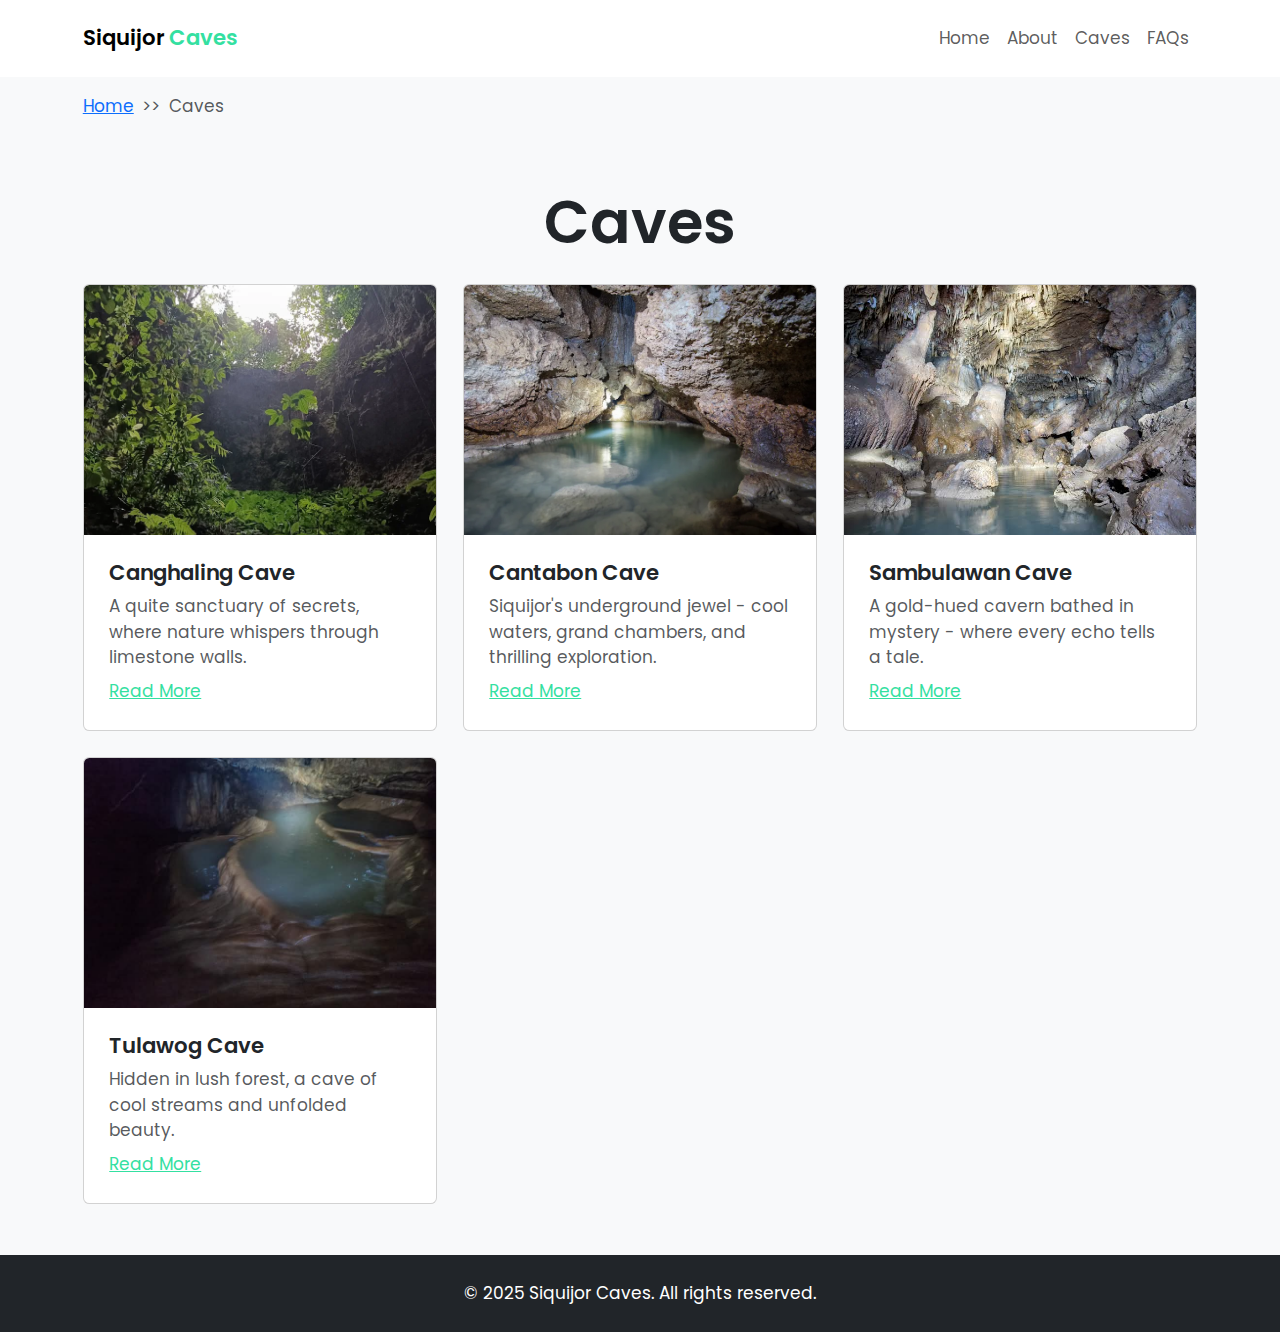
<file: caves.html>
<!DOCTYPE html>
<html lang="en">

<head>
  <meta charset="UTF-8" />
  <meta name="viewport" content="width=device-width, initial-scale=1.0" />
  <title>Siquijor Caves</title>

  <link href="css/bootstrap.min.css" rel="stylesheet">
  <link rel="stylesheet" href="css/style.css">
</head>

<body>


  <!-- Navbar -->
  <nav class="navbar navbar-expand-lg py-3">
    <div class="container">
      <a class="navbar-brand fw-semibold" href="index.html">Siquijor <span class="text-success">Caves</span></a>
      <button class="navbar-toggler border-0" type="button" data-bs-toggle="collapse" data-bs-target="#navbarNav">
        <span class="navbar-toggler-icon"></span>
      </button>
      <div class="collapse navbar-collapse" id="navbarNav">

        <ul class="navbar-nav ms-auto">

          <li class="nav-item"><a class="nav-link" href="index.html">Home</a></li>
          <li class="nav-item"><a class="nav-link" href="about.html">About</a></li>
          <li class="nav-item"><a class="nav-link" href="caves.html">Caves</a></li>

          <li class="nav-item">
            <a href="faqs.html" class="nav-link">FAQs</a>
          </li>
        </ul>

      </div>
    </div>
  </nav>

  <!-- breadcrumb -->
  <nav aria-label="breadcrumb" class="bg-light py-3">
    <div class="container">
      <ol class="breadcrumb mb-0">
        <li class="breadcrumb-item">
          <a href="index.html">Home</a>
        </li>
        <li class="breadcrumb-item active" aria-current="page">
          Caves
        </li>
      </ol>
    </div>
  </nav>

  <!-- Section 1: Cards -->
  <section class="bg-light py-5">
    <div class="container">
      <h2 class="mb-4 text-center display-4 fw-semibold">Caves</h2>
      <div class="row g-4">

        <!-- Card 1 -->
        <div class="col-md-4">
          <a href="canghaling.html" class="text-decoration-none text-dark">
            <div class="card h-100">
              <img src="images/canghaling/canghaling4.webp" class="card-img-top" alt="Canghaling Cave">
              <div class="card-body p-4">
                <h5 class="card-title fw-semibold">Canghaling Cave</h5>
                <p class="card-text text-muted mb-2">A quite sanctuary of secrets, where nature whispers
                  through limestone walls.</p>
                <a href="canghaling.html" class="text-success">Read More</a>
              </div>
            </div>
          </a>
        </div>

        <!-- Card 2 -->
        <div class="col-md-4">
          <a href="cantabon.html" class="text-decoration-none text-dark">
            <div class="card h-100">
              <img src="images/cantabon/cantabon4.webp" class="card-img-top" alt="Cantabon Cave">
              <div class="card-body p-4">
                <h5 class="card-title fw-semibold">Cantabon Cave</h5>
                <p class="card-text text-muted mb-2">Siquijor's underground jewel - cool waters, grand
                  chambers, and thrilling exploration.</p>
                <a href="cantabon.html" class="text-success">Read More</a>
              </div>
            </div>
          </a>
        </div>

        <!-- Card 3 -->
        <div class="col-md-4">
          <a href="sambulawan.html" class="text-decoration-none text-dark">
            <div class="card h-100">
              <img src="images/sambulawan/sambulawan1.jpeg" class="card-img-top" alt="Sambulawan Cave">
              <div class="card-body p-4">
                <h5 class="card-title fw-semibold">Sambulawan Cave</h5>
                <p class="card-text text-muted mb-2">A gold-hued cavern bathed in mystery - where every echo
                  tells a tale.</p>
                <a href="sambulawan.html" class="text-success">Read More</a>
              </div>
            </div>
          </a>
        </div>

        <!-- Card 4 -->
        <div class="col-md-4">
          <a href="tulawog.html" class="text-decoration-none text-dark">
            <div class="card h-100">
              <img src="images/tulawog/tulawog4.jpg" class="card-img-top" alt="Tulawog Cave">
              <div class="card-body p-4">
                <h5 class="card-title fw-semibold">Tulawog Cave</h5>
                <p class="card-text text-muted mb-2">Hidden in lush forest, a cave of cool streams and
                  unfolded beauty.</p>
                <a href="tulawog.html" class="text-success">Read More</a>
              </div>
            </div>
          </a>
        </div>

      </div>
    </div>
  </section>



  <!-- Footer -->
  <footer class="bg-dark text-white py-4">
    <div class="container text-center">
      &copy; 2025 Siquijor Caves. All rights reserved.
    </div>
  </footer>

  <script src="js/bootstrap.bundle.min.js"></script>
</body>

</html>
</file>
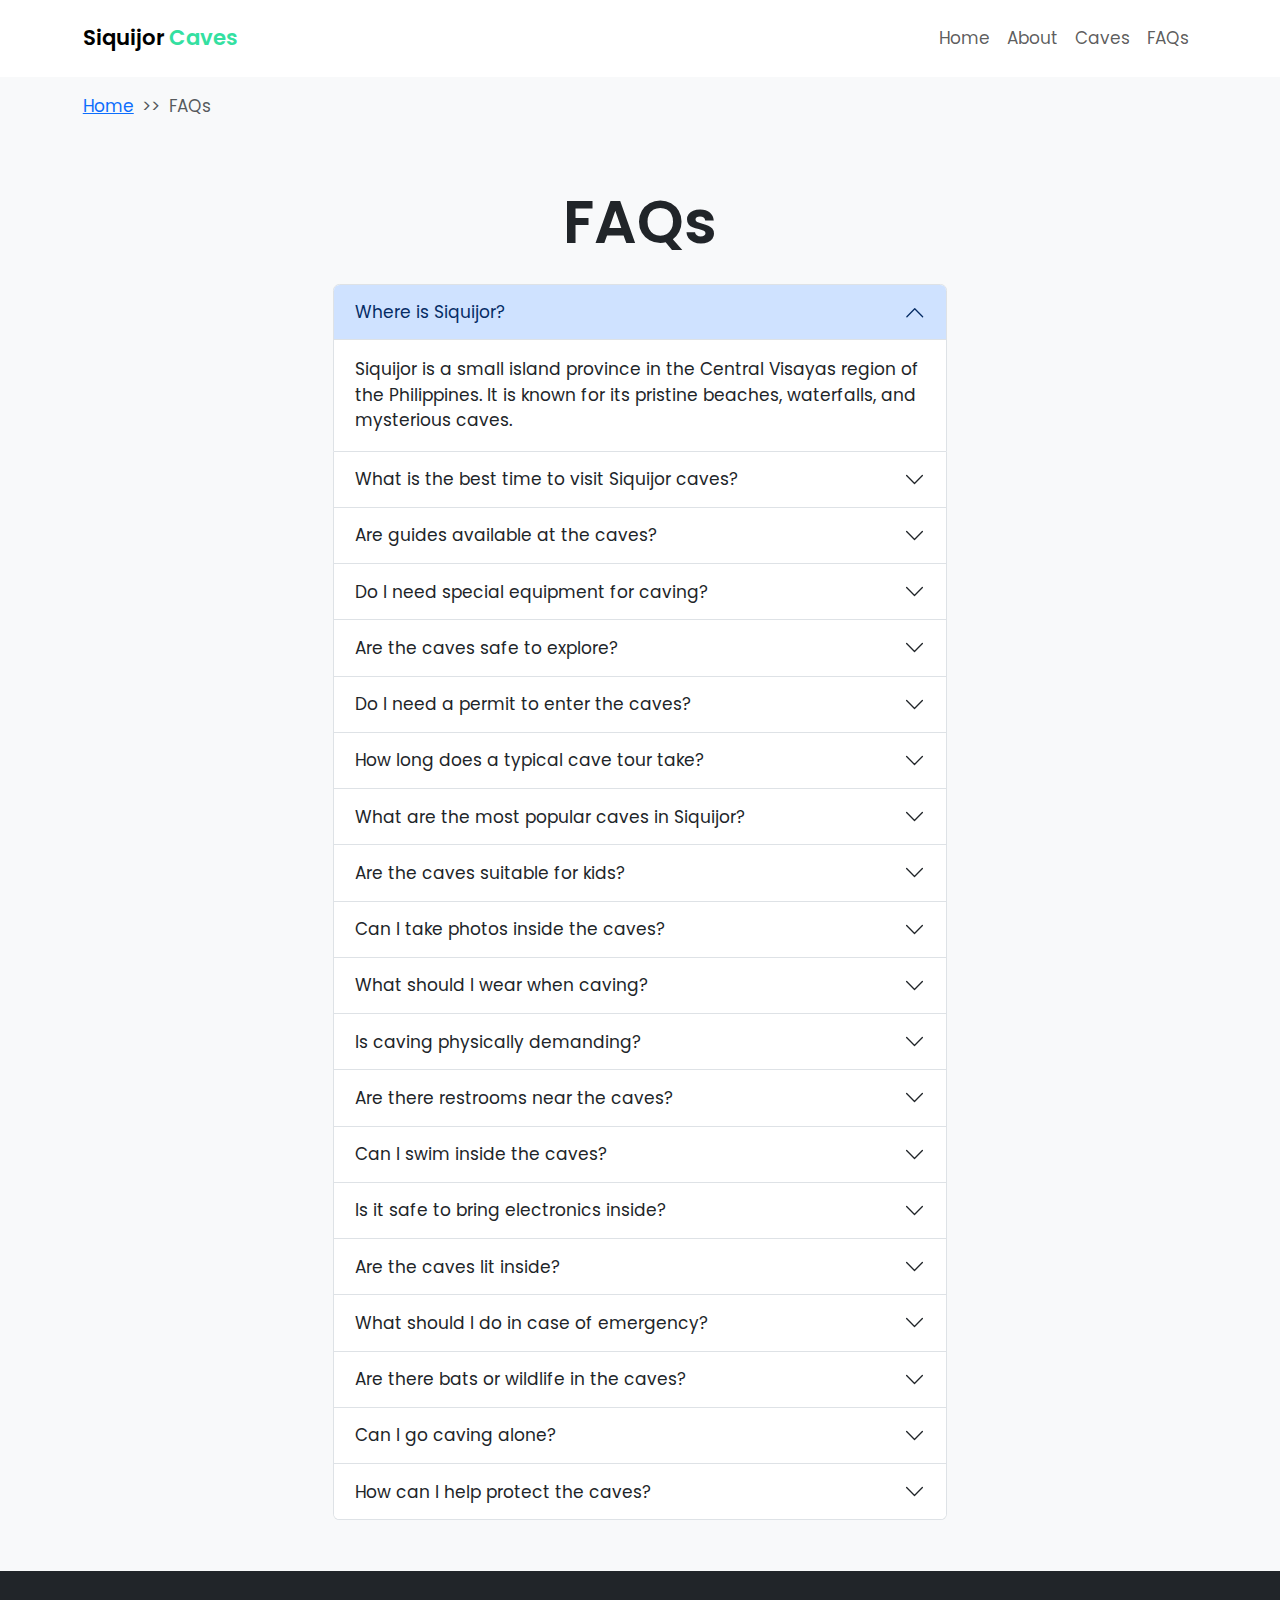
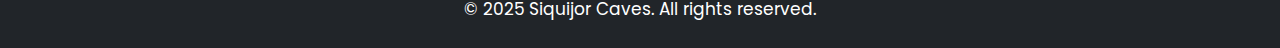
<file: faqs.html>
<!DOCTYPE html>
<html lang="en">

<head>
  <meta charset="UTF-8" />
  <meta name="viewport" content="width=device-width, initial-scale=1.0" />
  <title>Siquijor Caves</title>

  <link href="css/bootstrap.min.css" rel="stylesheet">
  <link rel="stylesheet" href="css/style.css">
</head>

<body>


  <!-- Navbar -->
  <nav class="navbar navbar-expand-lg py-3">
    <div class="container">
      <a class="navbar-brand fw-semibold" href="index.html">Siquijor <span class="text-success">Caves</span></a>
      <button class="navbar-toggler border-0" type="button" data-bs-toggle="collapse" data-bs-target="#navbarNav">
        <span class="navbar-toggler-icon"></span>
      </button>
      <div class="collapse navbar-collapse" id="navbarNav">

        <ul class="navbar-nav ms-auto">

          <li class="nav-item"><a class="nav-link" href="index.html">Home</a></li>
          <li class="nav-item"><a class="nav-link" href="about.html">About</a></li>
          <li class="nav-item"><a class="nav-link" href="caves.html">Caves</a></li>

          <li class="nav-item">
            <a href="faqs.html" class="nav-link">FAQs</a>
          </li>
        </ul>

      </div>
    </div>
  </nav>

  <!-- breadcrumb -->
  <nav aria-label="breadcrumb" class="bg-light py-3">
    <div class="container">
      <ol class="breadcrumb mb-0">
        <li class="breadcrumb-item">
          <a href="index.html">Home</a>
        </li>
        <li class="breadcrumb-item active" aria-current="page">
          FAQs
        </li>
      </ol>
    </div>
  </nav>

  <!-- Section FAQs -->
  <section class="py-5 bg-light">
    <div class="container col-lg-6">
      <h2 class="mb-4 text-center display-4 fw-semibold">FAQs</h2>

      <!-- Accordion (Start) -->
      <div class="accordion" id="faqAccordion">

        <!-- FAQ 1 -->
        <div class="accordion-item">
          <h2 class="accordion-header" id="faq1">
            <button class="accordion-button" type="button" data-bs-toggle="collapse" data-bs-target="#collapse1">
              Where is Siquijor?
            </button>
          </h2>
          <div id="collapse1" class="accordion-collapse collapse show">
            <div class="accordion-body">
              Siquijor is a small island province in the Central Visayas region of the Philippines. It is known for its
              pristine beaches, waterfalls, and mysterious caves.
            </div>
          </div>
        </div>

        <!-- FAQ 2 -->
        <div class="accordion-item">
          <h2 class="accordion-header" id="faq2">
            <button class="accordion-button collapsed" type="button" data-bs-toggle="collapse"
              data-bs-target="#collapse2">
              What is the best time to visit Siquijor caves?
            </button>
          </h2>
          <div id="collapse2" class="accordion-collapse collapse">
            <div class="accordion-body">
              The dry season from November to May is the ideal time to visit. Weather is more predictable and cave
              interiors are less likely to be slippery or flooded.
            </div>
          </div>
        </div>

        <!-- FAQ 3 -->
        <div class="accordion-item">
          <h2 class="accordion-header" id="faq3">
            <button class="accordion-button collapsed" type="button" data-bs-toggle="collapse"
              data-bs-target="#collapse3">
              Are guides available at the caves?
            </button>
          </h2>
          <div id="collapse3" class="accordion-collapse collapse">
            <div class="accordion-body">
              Yes, especially at Cantabon Cave and other well-known sites. Local guides are knowledgeable about the
              terrain and cave lore.
            </div>
          </div>
        </div>

        <!-- FAQ 4 -->
        <div class="accordion-item">
          <h2 class="accordion-header" id="faq4">
            <button class="accordion-button collapsed" type="button" data-bs-toggle="collapse"
              data-bs-target="#collapse4">
              Do I need special equipment for caving?
            </button>
          </h2>
          <div id="collapse4" class="accordion-collapse collapse">
            <div class="accordion-body">
              Basic gear such as headlamps, water-resistant shoes, and helmets is recommended. Some caves may require
              ropes or gloves.
            </div>
          </div>
        </div>

        <!-- FAQ 5 -->
        <div class="accordion-item">
          <h2 class="accordion-header" id="faq5">
            <button class="accordion-button collapsed" type="button" data-bs-toggle="collapse"
              data-bs-target="#collapse5">
              Are the caves safe to explore?
            </button>
          </h2>
          <div id="collapse5" class="accordion-collapse collapse">
            <div class="accordion-body">
              Most caves are safe when explored with a guide and proper equipment. Avoid visiting during or after heavy
              rain.
            </div>
          </div>
        </div>

        <!-- FAQ 6 -->
        <div class="accordion-item">
          <h2 class="accordion-header" id="faq6">
            <button class="accordion-button collapsed" type="button" data-bs-toggle="collapse"
              data-bs-target="#collapse6">
              Do I need a permit to enter the caves?
            </button>
          </h2>
          <div id="collapse6" class="accordion-collapse collapse">
            <div class="accordion-body">
              Most caves do not require permits, but some are managed by local barangays or tourism offices. Ask locally
              before entering.
            </div>
          </div>
        </div>

        <!-- FAQ 7 -->
        <div class="accordion-item">
          <h2 class="accordion-header" id="faq7">
            <button class="accordion-button collapsed" type="button" data-bs-toggle="collapse"
              data-bs-target="#collapse7">
              How long does a typical cave tour take?
            </button>
          </h2>
          <div id="collapse7" class="accordion-collapse collapse">
            <div class="accordion-body">
              Most guided tours take between 30 minutes to 2 hours, depending on the cave and the route taken.
            </div>
          </div>
        </div>

        <!-- FAQ 8 -->
        <div class="accordion-item">
          <h2 class="accordion-header" id="faq8">
            <button class="accordion-button collapsed" type="button" data-bs-toggle="collapse"
              data-bs-target="#collapse8">
              What are the most popular caves in Siquijor?
            </button>
          </h2>
          <div id="collapse8" class="accordion-collapse collapse">
            <div class="accordion-body">
              Cantabon Cave is the most famous. Others include Kambugahay Underground Spring, Dacanay Cave, and Baljo
              Cave.
            </div>
          </div>
        </div>

        <!-- FAQ 9 -->
        <div class="accordion-item">
          <h2 class="accordion-header" id="faq9">
            <button class="accordion-button collapsed" type="button" data-bs-toggle="collapse"
              data-bs-target="#collapse9">
              Are the caves suitable for kids?
            </button>
          </h2>
          <div id="collapse9" class="accordion-collapse collapse">
            <div class="accordion-body">
              Some caves, like Cantabon, are manageable for older children with guidance. Always check with local guides
              about age suitability.
            </div>
          </div>
        </div>

        <!-- FAQ 10 -->
        <div class="accordion-item">
          <h2 class="accordion-header" id="faq10">
            <button class="accordion-button collapsed" type="button" data-bs-toggle="collapse"
              data-bs-target="#collapse10">
              Can I take photos inside the caves?
            </button>
          </h2>
          <div id="collapse10" class="accordion-collapse collapse">
            <div class="accordion-body">
              Yes, photography is allowed, but flash and strong lighting may disturb wildlife or other visitors. Always
              ask your guide.
            </div>
          </div>
        </div>

        <!-- FAQ 11 -->
        <div class="accordion-item">
          <h2 class="accordion-header" id="faq11">
            <button class="accordion-button collapsed" type="button" data-bs-toggle="collapse"
              data-bs-target="#collapse11">
              What should I wear when caving?
            </button>
          </h2>
          <div id="collapse11" class="accordion-collapse collapse">
            <div class="accordion-body">
              Wear quick-dry clothes, sturdy non-slip footwear, and a headlamp or helmet if available. Avoid sandals or
              loose clothing.
            </div>
          </div>
        </div>

        <!-- FAQ 12 -->
        <div class="accordion-item">
          <h2 class="accordion-header" id="faq12">
            <button class="accordion-button collapsed" type="button" data-bs-toggle="collapse"
              data-bs-target="#collapse12">
              Is caving physically demanding?
            </button>
          </h2>
          <div id="collapse12" class="accordion-collapse collapse">
            <div class="accordion-body">
              It depends on the cave. Some caves require crawling, wading in water, or climbing. Always choose a cave
              that matches your fitness level.
            </div>
          </div>
        </div>

        <!-- FAQ 13 -->
        <div class="accordion-item">
          <h2 class="accordion-header" id="faq13">
            <button class="accordion-button collapsed" type="button" data-bs-toggle="collapse"
              data-bs-target="#collapse13">
              Are there restrooms near the caves?
            </button>
          </h2>
          <div id="collapse13" class="accordion-collapse collapse">
            <div class="accordion-body">
              Some popular caves may have basic restroom facilities nearby. For more remote caves, it's best to prepare
              in advance.
            </div>
          </div>
        </div>

        <!-- FAQ 14 -->
        <div class="accordion-item">
          <h2 class="accordion-header" id="faq14">
            <button class="accordion-button collapsed" type="button" data-bs-toggle="collapse"
              data-bs-target="#collapse14">
              Can I swim inside the caves?
            </button>
          </h2>
          <div id="collapse14" class="accordion-collapse collapse">
            <div class="accordion-body">
              Some caves have pools or underground springs where swimming is allowed. Always check with your guide
              first.
            </div>
          </div>
        </div>

        <!-- FAQ 15 -->
        <div class="accordion-item">
          <h2 class="accordion-header" id="faq15">
            <button class="accordion-button collapsed" type="button" data-bs-toggle="collapse"
              data-bs-target="#collapse15">
              Is it safe to bring electronics inside?
            </button>
          </h2>
          <div id="collapse15" class="accordion-collapse collapse">
            <div class="accordion-body">
              Only if they are waterproof or in protective gear. Caves can be wet and slippery, so handle electronics
              carefully.
            </div>
          </div>
        </div>

        <!-- FAQ 16 -->
        <div class="accordion-item">
          <h2 class="accordion-header" id="faq16">
            <button class="accordion-button collapsed" type="button" data-bs-toggle="collapse"
              data-bs-target="#collapse16">
              Are the caves lit inside?
            </button>
          </h2>
          <div id="collapse16" class="accordion-collapse collapse">
            <div class="accordion-body">
              No, caves are naturally dark. Bring your own light source such as a headlamp or flashlight.
            </div>
          </div>
        </div>

        <!-- FAQ 17 -->
        <div class="accordion-item">
          <h2 class="accordion-header" id="faq17">
            <button class="accordion-button collapsed" type="button" data-bs-toggle="collapse"
              data-bs-target="#collapse17">
              What should I do in case of emergency?
            </button>
          </h2>
          <div id="collapse17" class="accordion-collapse collapse">
            <div class="accordion-body">
              Stay calm, follow your guide’s instructions, and exit the cave if necessary. It's best to always have a
              guide and inform someone of your plans.
            </div>
          </div>
        </div>

        <!-- FAQ 18 -->
        <div class="accordion-item">
          <h2 class="accordion-header" id="faq18">
            <button class="accordion-button collapsed" type="button" data-bs-toggle="collapse"
              data-bs-target="#collapse18">
              Are there bats or wildlife in the caves?
            </button>
          </h2>
          <div id="collapse18" class="accordion-collapse collapse">
            <div class="accordion-body">
              Yes, many caves are home to bats and other small wildlife. Avoid disturbing them by staying quiet and not
              shining lights directly at them.
            </div>
          </div>
        </div>

        <!-- FAQ 19 -->
        <div class="accordion-item">
          <h2 class="accordion-header" id="faq19">
            <button class="accordion-button collapsed" type="button" data-bs-toggle="collapse"
              data-bs-target="#collapse19">
              Can I go caving alone?
            </button>
          </h2>
          <div id="collapse19" class="accordion-collapse collapse">
            <div class="accordion-body">
              It is not recommended. Always explore caves with a guide or group for safety reasons.
            </div>
          </div>
        </div>

        <!-- FAQ 20 -->
        <div class="accordion-item">
          <h2 class="accordion-header" id="faq20">
            <button class="accordion-button collapsed" type="button" data-bs-toggle="collapse"
              data-bs-target="#collapse20">
              How can I help protect the caves?
            </button>
          </h2>
          <div id="collapse20" class="accordion-collapse collapse">
            <div class="accordion-body">
              Avoid touching formations, don’t leave trash, stay on marked paths, and follow your guide’s conservation
              guidelines.
            </div>
          </div>
        </div>

      </div>
      <!-- Accordion (End) -->

    </div>
  </section>


  <!-- Footer -->
  <footer class="bg-dark text-white py-4">
    <div class="container text-center">
      &copy; 2025 Siquijor Caves. All rights reserved.
    </div>
  </footer>

  <script src="js/bootstrap.bundle.min.js"></script>
</body>

</html>
</file>
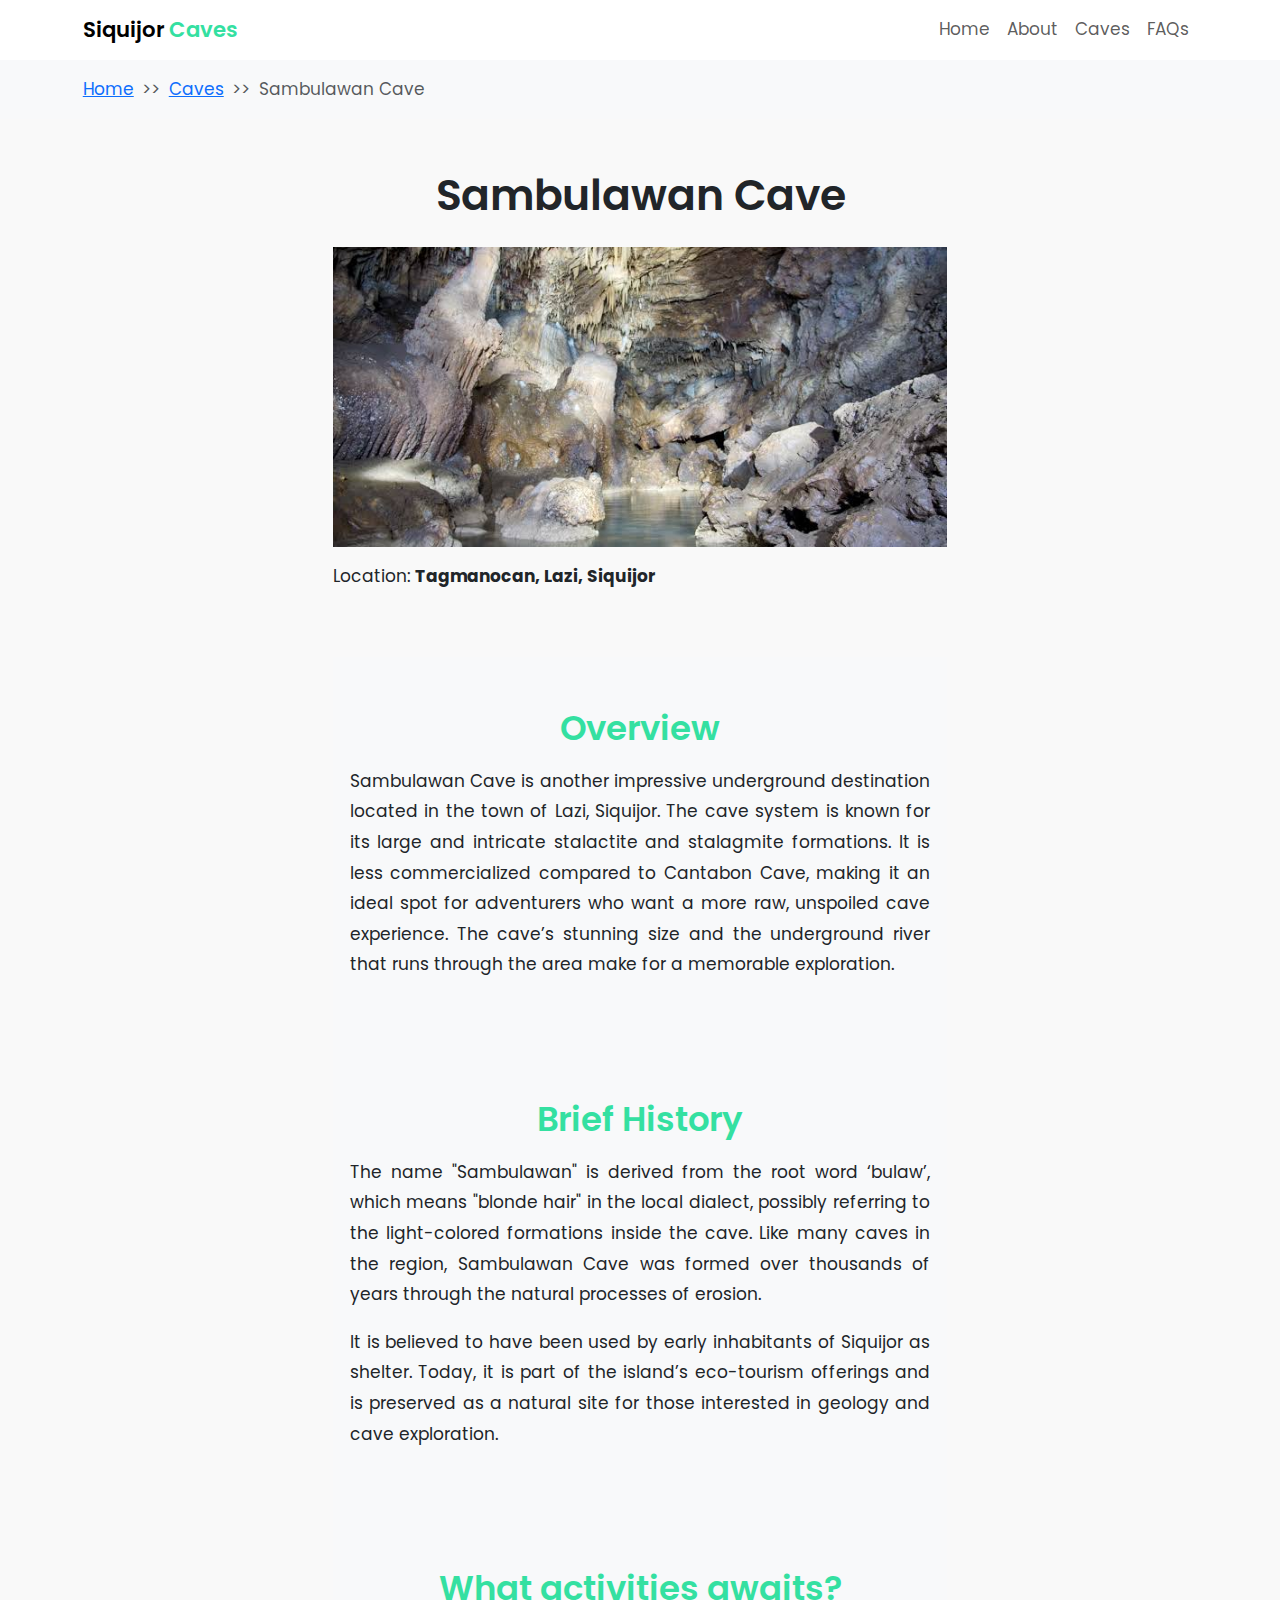
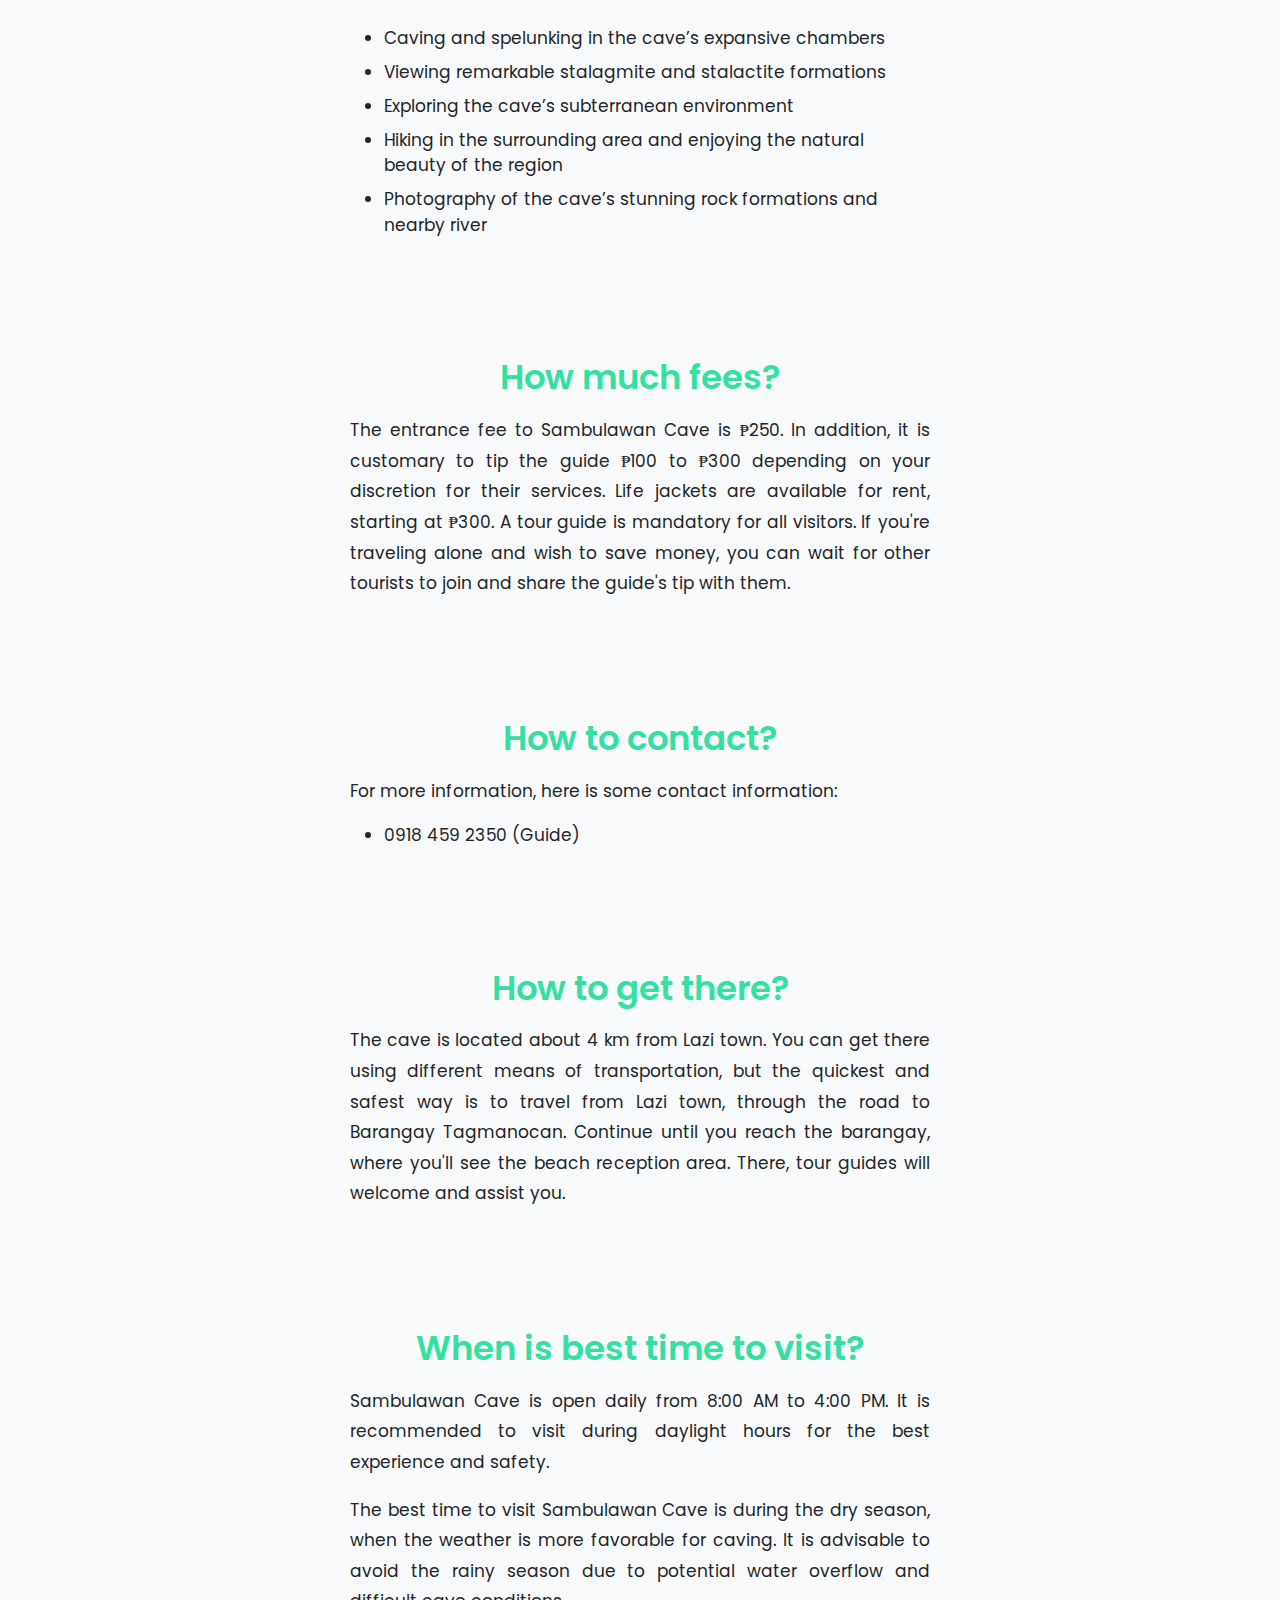
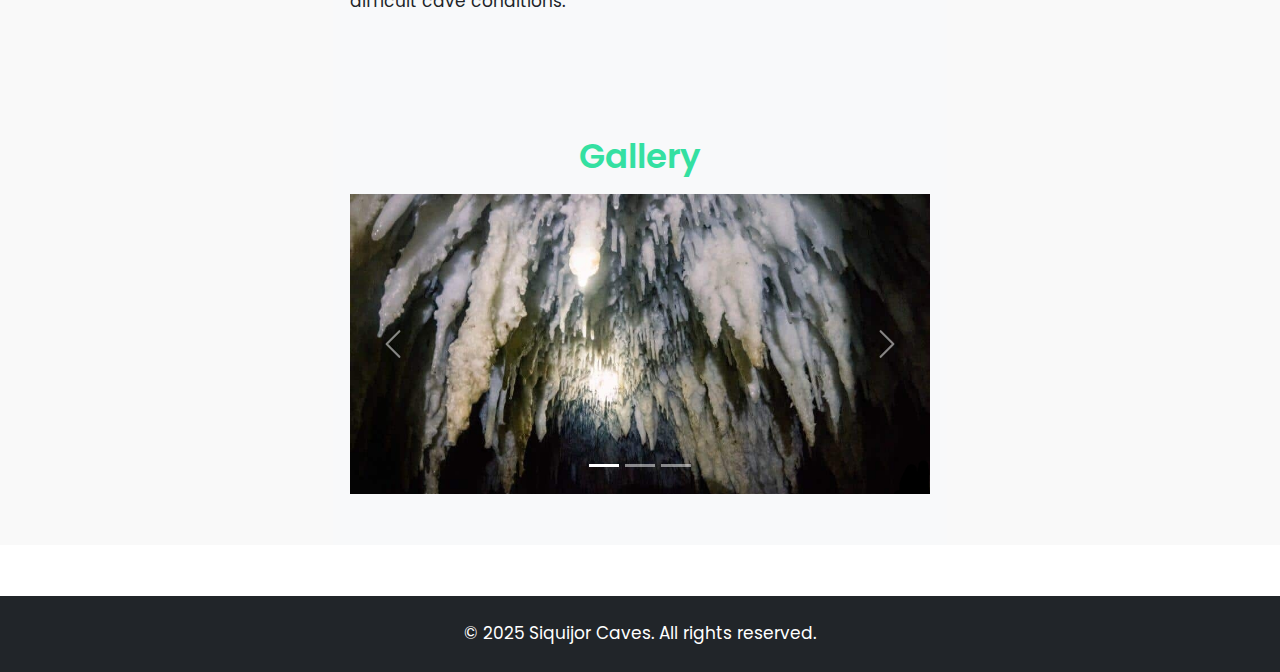
<file: sambulawan.html>
<!DOCTYPE html>
<html lang="en">

<head>
  <meta charset="UTF-8" />
  <meta name="viewport" content="width=device-width, initial-scale=1.0" />
  <title>Siquijor Caves</title>

  <link href="css/bootstrap.min.css" rel="stylesheet">
  <link rel="stylesheet" href="css/style.css">
</head>

<body>

  <!-- Navbar -->
  <nav class="navbar navbar-expand-lg">
    <div class="container">
      <a class="navbar-brand fw-semibold" href="index.html">Siquijor <span class="text-success">Caves</span></a>
      <button class="navbar-toggler border-0" type="button" data-bs-toggle="collapse" data-bs-target="#navbarNav">
        <span class="navbar-toggler-icon"></span>
      </button>
      <div class="collapse navbar-collapse" id="navbarNav">

        <ul class="navbar-nav ms-auto">

          <li class="nav-item"><a class="nav-link" href="index.html">Home</a></li>
          <li class="nav-item"><a class="nav-link" href="about.html">About</a></li>
          <li class="nav-item"><a class="nav-link" href="caves.html">Caves</a></li>

          <li class="nav-item">
            <a href="faqs.html" class="nav-link">FAQs</a>
          </li>
        </ul>

      </div>
    </div>
  </nav>

  <!-- breadcrumb -->
  <nav aria-label="breadcrumb" class="bg-light py-3">
    <div class="container">
      <ol class="breadcrumb mb-0">
        <li class="breadcrumb-item">
          <a href="index.html">Home</a>
        </li>
        <li class="breadcrumb-item">
          <a href="caves.html">Caves</a>
        </li>
        <li class="breadcrumb-item active" aria-current="page">
          Sambulawan Cave
        </li>
      </ol>
    </div>
  </nav>


  <div id="cave-wrapper">

    <div class="container col-lg-6 mb-5">

      <section class="cave-section-header py-5">
        <h1 class="fw-semibold mb-4 text-center">Sambulawan Cave</h1>
        <img src="images/sambulawan/sambulawan1.jpeg" alt="" class="cave-profile-image d-block w-100" />
        <address class="mt-3">Location: <strong>Tagmanocan, Lazi, Siquijor</strong></address>
      </section>

      <section class="cave-section bg-light px-3 py-5">
        <h2 class="text-success fw-semibold mb-3 text-center">Overview</h2>

        <p>Sambulawan Cave is another impressive underground destination located in the town of Lazi, Siquijor. The cave
          system is known for its large and intricate stalactite and stalagmite formations.

          It is less commercialized compared to Cantabon Cave, making it an ideal spot for adventurers who want a more
          raw, unspoiled cave experience. The cave’s stunning size and the underground river that runs through the area
          make for a memorable exploration.</p>

      </section>

      <section class="cave-section bg-light px-3 py-5">
        <h2 class="text-success fw-semibold mb-3 text-center">Brief History</h2>

        <p>The name "Sambulawan" is derived from the root word ‘bulaw’, which means "blonde hair" in the local dialect,
          possibly referring to the light-colored formations inside the cave. Like many caves in the region, Sambulawan
          Cave was formed over thousands of years through the natural processes of erosion.</p>

        <p>It is believed to have been used by early inhabitants of Siquijor as shelter. Today, it is part of the
          island’s eco-tourism offerings and is preserved as a natural site for those interested in geology and cave
          exploration.
        </p>

      </section>

      <section class="cave-section bg-light px-3 py-5">
        <h2 class="text-success fw-semibold mb-3 text-center">What activities awaits?</h2>

        <ul>
          <li class="mb-2">Caving and spelunking in the cave’s expansive chambers</li>
          <li class="mb-2">Viewing remarkable stalagmite and stalactite formations</li>
          <li class="mb-2">Exploring the cave’s subterranean environment</li>
          <li class="mb-2">Hiking in the surrounding area and enjoying the natural beauty of the region</li>
          <li class="mb-2">Photography of the cave’s stunning rock formations and nearby river</li>

        </ul>

      </section>


      <section class="cave-section bg-light px-3 py-5">
        <h2 class="text-success fw-semibold mb-3 text-center">How much fees?</h2>
        <p>The entrance fee to Sambulawan Cave is ₱250. In addition, it is customary to tip the guide ₱100 to ₱300
          depending on your discretion for their services. Life jackets are available for rent, starting at ₱300. A tour
          guide is mandatory for all visitors. If you're traveling alone and wish to save money, you can wait for other
          tourists to join and share the guide's tip with them.</p>
      </section>

      <section class="cave-section bg-light px-3 py-5">
        <h2 class="text-success fw-semibold mb-3 text-center">How to contact?</h2>
        <p>For more information, here is some contact information:</p>
        <ul>
          <li>0918 459 2350 (Guide)</li>
        </ul>
      </section>

      <section class="cave-section bg-light px-3 py-5">
        <h2 class="text-success fw-semibold mb-3 text-center">How to get there?</h2>
        <p>The cave is located about 4 km from Lazi town. You can get there using different means of transportation, but
          the quickest and safest way is to travel from Lazi town, through the road to Barangay Tagmanocan. Continue
          until you reach the barangay, where you'll see the beach reception area. There, tour guides will welcome and
          assist you.</p>
      </section>

      <section class="cave-section bg-light px-3 py-5">
        <h2 class="text-success fw-semibold mb-3 text-center">When is best time to visit?</h2>
        <p>Sambulawan Cave is open daily from 8:00 AM to 4:00 PM. It is recommended to visit during daylight hours for
          the best experience and safety.</p>
        <p>The best time to visit Sambulawan Cave is during the dry season, when the weather is more favorable for
          caving. It is advisable to avoid the rainy season due to potential water overflow and difficult cave
          conditions.

        </p>
      </section>

      <section class="cave-section bg-light px-3 py-5" id="gallery">
        <h2 class="text-success fw-semibold mb-3 text-center">Gallery</h2>


        <div id="exampleCarousel" class="carousel slide" data-bs-ride="carousel">


          <!-- Indicators -->
          <div class="carousel-indicators">
            <button type="button" data-bs-target="#exampleCarousel" data-bs-slide-to="0" class="active"
              aria-current="true" aria-label="Slide 1"></button>
            <button type="button" data-bs-target="#exampleCarousel" data-bs-slide-to="1" aria-label="Slide 2"></button>
            <button type="button" data-bs-target="#exampleCarousel" data-bs-slide-to="2" aria-label="Slide 3"></button>
          </div>

          <div class="carousel-inner">

            <div class="carousel-item active">
              <img src="images/sambulawan/t/sambulawan-2.jpg" class="d-block w-100" alt="First Slide">
            </div>

            <div class="carousel-item">
              <img src="images/sambulawan/t/sambulawan-3.jpg" class="d-block w-100" alt="Second Slide">
            </div>


            <div class="carousel-item">
              <img src="images/sambulawan/t/sambulawan-4.jpeg" class="d-block w-100" alt="Third Slide">
            </div>
          </div>

          <button class="carousel-control-prev" type="button" data-bs-target="#exampleCarousel" data-bs-slide="prev">
            <span class="carousel-control-prev-icon" aria-hidden="true"></span>
            <span class="visually-hidden">Previous</span>
          </button>
          <button class="carousel-control-next" type="button" data-bs-target="#exampleCarousel" data-bs-slide="next">
            <span class="carousel-control-next-icon" aria-hidden="true"></span>
            <span class="visually-hidden">Next</span>
          </button>
        </div>

      </section>

    </div>

  </div>




  <!-- Footer -->
  <footer class="bg-dark text-white py-4">
    <div class="container text-center">
      &copy; 2025 Siquijor Caves. All rights reserved.
    </div>
  </footer>

  <script src="js/bootstrap.bundle.min.js"></script>
</body>

</html>
</file>
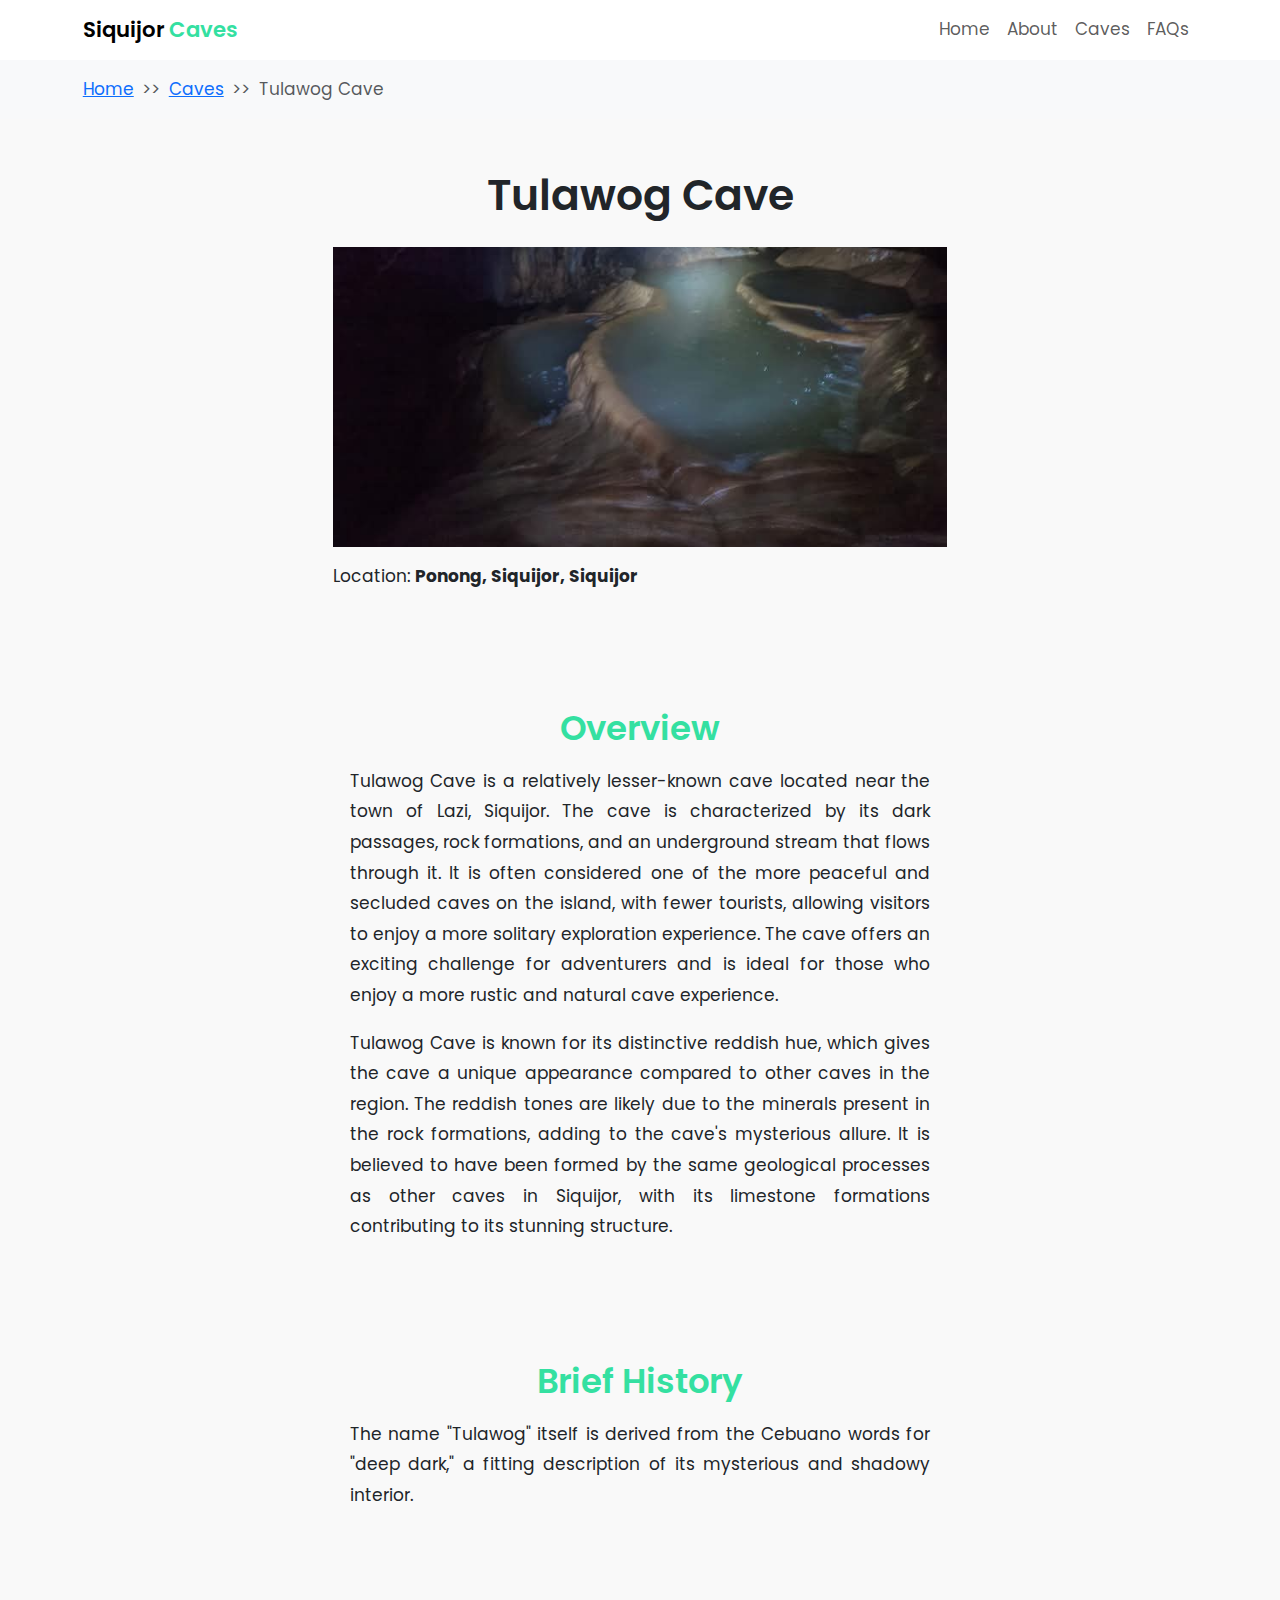
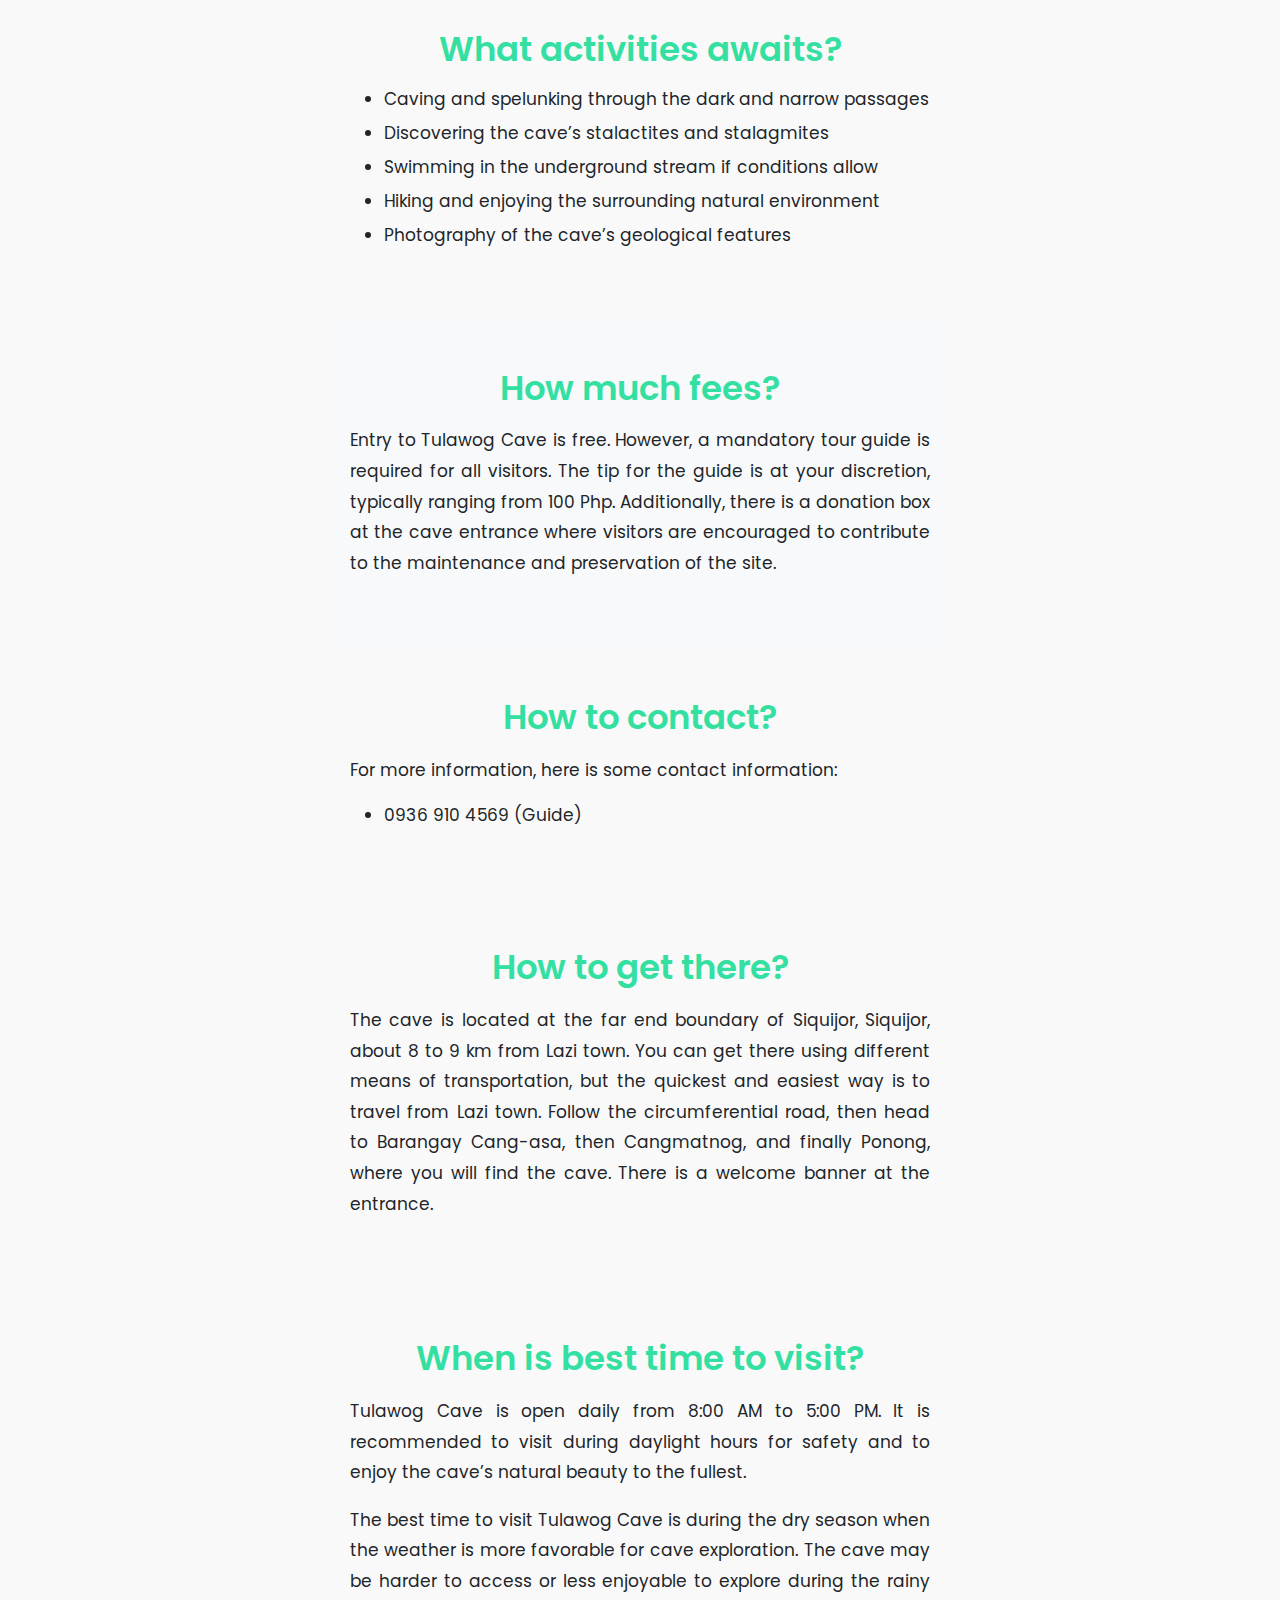
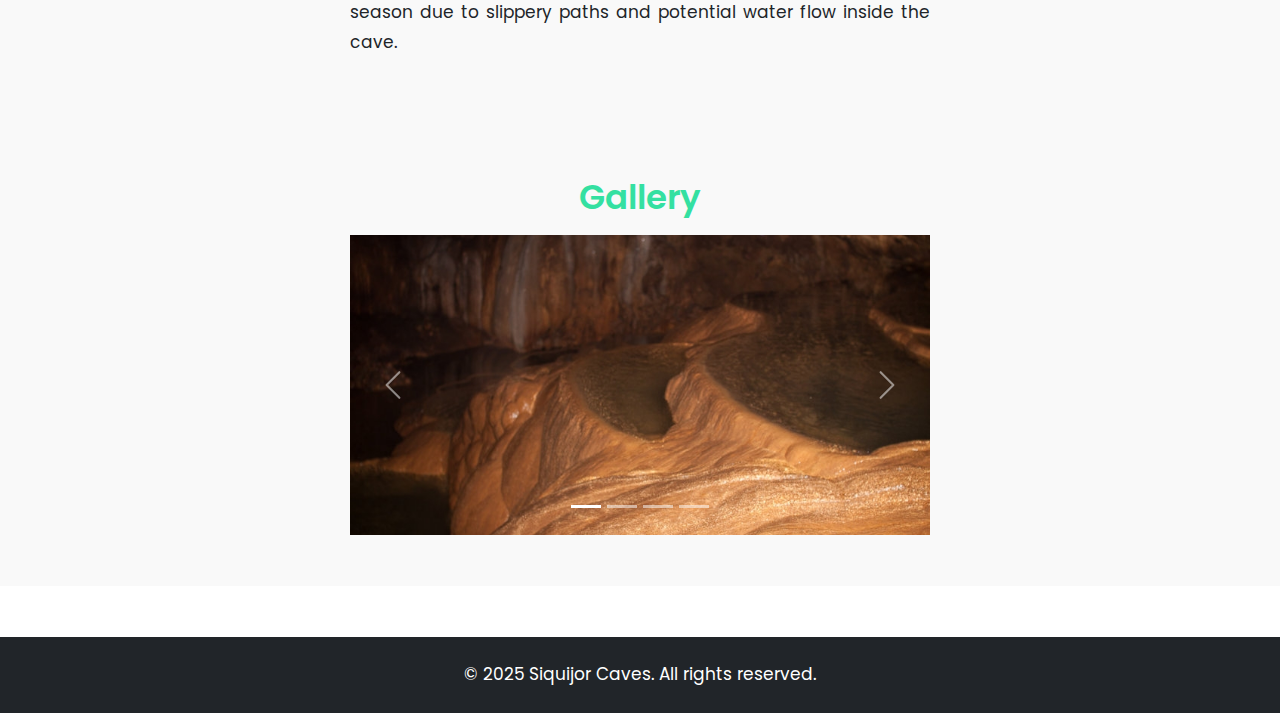
<file: tulawog.html>
<!DOCTYPE html>
<html lang="en">

<head>
  <meta charset="UTF-8" />
  <meta name="viewport" content="width=device-width, initial-scale=1.0" />
  <title>Siquijor Caves</title>

  <link href="css/bootstrap.min.css" rel="stylesheet">
  <link rel="stylesheet" href="css/style.css">
</head>

<body>

  <!-- Navbar -->
  <nav class="navbar navbar-expand-lg">
    <div class="container">
      <a class="navbar-brand fw-semibold" href="index.html">Siquijor <span class="text-success">Caves</span></a>
      <button class="navbar-toggler border-0" type="button" data-bs-toggle="collapse" data-bs-target="#navbarNav">
        <span class="navbar-toggler-icon"></span>
      </button>
      <div class="collapse navbar-collapse" id="navbarNav">

        <ul class="navbar-nav ms-auto">

          <li class="nav-item"><a class="nav-link" href="index.html">Home</a></li>
          <li class="nav-item"><a class="nav-link" href="about.html">About</a></li>
          <li class="nav-item"><a class="nav-link" href="caves.html">Caves</a></li>

          <li class="nav-item">
            <a href="faqs.html" class="nav-link">FAQs</a>
          </li>
        </ul>

      </div>
    </div>
  </nav>

  <!-- breadcrumb -->
  <nav aria-label="breadcrumb" class="bg-light py-3">
    <div class="container">
      <ol class="breadcrumb mb-0">
        <li class="breadcrumb-item">
          <a href="index.html">Home</a>
        </li>
        <li class="breadcrumb-item">
          <a href="caves.html">Caves</a>
        </li>
        <li class="breadcrumb-item active" aria-current="page">
          Tulawog Cave
        </li>
      </ol>
    </div>
  </nav>


  <div id="cave-wrapper">

    <div class="container col-lg-6 mb-5">

      <section class="cave-section-header py-5">
        <h1 class="fw-semibold mb-4 text-center">Tulawog Cave</h1>
        <img src="images/tulawog/tulawog4.jpg" alt="" class="cave-profile-image d-block w-100" />
        <address class="mt-3">Location: <strong>Ponong, Siquijor, Siquijor</strong></address>
      </section>

      <section class="cave-section px-3 py-5">
        <h2 class="text-success fw-semibold mb-3 text-center">Overview</h2>

        <p>Tulawog Cave is a relatively lesser-known cave located near the town of Lazi, Siquijor. The cave is
          characterized by its dark passages, rock formations, and an underground stream that flows through it. It is
          often considered one of the more peaceful and secluded caves on the island, with fewer tourists, allowing
          visitors to enjoy a more solitary exploration experience. The cave offers an exciting challenge for
          adventurers and is ideal for those who enjoy a more rustic and natural cave experience.</p>

        <p>Tulawog Cave is known for its distinctive reddish hue, which gives the cave a unique appearance compared to
          other caves in the region. The reddish tones are likely due to the minerals present in the rock formations,
          adding to the cave's mysterious allure. It is believed to have been formed by the same geological processes as
          other caves in Siquijor, with its limestone formations contributing to its stunning structure.</p>


      </section>

      <section class="cave-section px-3 py-5">
        <h2 class="text-success fw-semibold mb-3 text-center">Brief History</h2>
        <p>The name "Tulawog" itself is derived from the Cebuano words for "deep dark," a fitting description of its
          mysterious and shadowy interior.</p>
      </section>

      <section class="cave-section px-3 py-5">
        <h2 class="text-success fw-semibold mb-3 text-center">What activities awaits?</h2>

        <ul>
          <li class="mb-2">Caving and spelunking through the dark and narrow passages</li>
          <li class="mb-2">Discovering the cave’s stalactites and stalagmites</li>
          <li class="mb-2">Swimming in the underground stream if conditions allow</li>
          <li class="mb-2">Hiking and enjoying the surrounding natural environment</li>
          <li class="mb-2">Photography of the cave’s geological features</li>
        </ul>


      </section>


      <section class="cave-section bg-light px-3 py-5">
        <h2 class="text-success fw-semibold mb-3 text-center">How much fees?</h2>

        <p>Entry to Tulawog Cave is free. However, a mandatory tour guide is required for all visitors. The tip for the
          guide is at your discretion, typically ranging from 100 Php. Additionally, there is a donation box at the cave
          entrance where visitors are encouraged to contribute to the maintenance and preservation of the site.</p>

      </section>

      <section class="cave-section px-3 py-5">
        <h2 class="text-success fw-semibold mb-3 text-center">How to contact?</h2>
        <p>For more information, here is some contact information:</p>
        <ul>
          <li>0936 910 4569 (Guide)</li>
        </ul>
      </section>

      <section class="cave-section px-3 py-5">
        <h2 class="text-success fw-semibold mb-3 text-center">How to get there?</h2>
        <p>The cave is located at the far end boundary of Siquijor, Siquijor, about 8 to 9 km from Lazi town. You can
          get there using different means of transportation, but the quickest and easiest way is to travel from Lazi
          town. Follow the circumferential road, then head to Barangay Cang-asa, then Cangmatnog, and finally Ponong,
          where you will find the cave. There is a welcome banner at the entrance.
        </p>
      </section>

      <section class="cave-section px-3 py-5">
        <h2 class="text-success fw-semibold mb-3 text-center">When is best time to visit?</h2>
         <p>Tulawog Cave is open daily from 8:00 AM to 5:00 PM. It is recommended to visit during daylight hours for
          safety and to enjoy the cave’s natural beauty to the fullest.
        </p>
        <p>The best time to visit Tulawog Cave is during the dry season when the weather is more favorable for cave
          exploration. The cave may be harder to access or less enjoyable to explore during the rainy season due to
          slippery paths and potential water flow inside the cave.
        </p>
      </section>

      <section class="cave-section px-3 py-5" id="gallery">
        <h2 class="text-success fw-semibold mb-3 text-center">Gallery</h2>


        <div id="exampleCarousel" class="carousel slide" data-bs-ride="carousel">

          <!-- Indicators -->
          <div class="carousel-indicators">
            <button type="button" data-bs-target="#exampleCarousel" data-bs-slide-to="0" class="active"
              aria-current="true" aria-label="Slide 1"></button>
            <button type="button" data-bs-target="#exampleCarousel" data-bs-slide-to="1" aria-label="Slide 2"></button>
            <button type="button" data-bs-target="#exampleCarousel" data-bs-slide-to="2" aria-label="Slide 3"></button>
            <button type="button" data-bs-target="#exampleCarousel" data-bs-slide-to="3" aria-label="Slide 4"></button>
          </div>

          <div class="carousel-inner">

            <div class="carousel-item active">
              <img src="images/tulawog/t/tulawog-5.jpg" class="d-block w-100" alt="First Slide">
            </div>

            <div class="carousel-item">
              <img src="images/tulawog/t/tulawog-3.jpg" class="d-block w-100" alt="Second Slide">
            </div>


            <div class="carousel-item">
              <img src="images/tulawog/t/tulawog-2.jpg" class="d-block w-100" alt="Third Slide">
            </div>

            <div class="carousel-item">
              <img src="images/tulawog/t/tulawog-1.jpg" class="d-block w-100" alt="Fourth Slide">
            </div>


          </div>

          <button class="carousel-control-prev" type="button" data-bs-target="#exampleCarousel" data-bs-slide="prev">
            <span class="carousel-control-prev-icon" aria-hidden="true"></span>
            <span class="visually-hidden">Previous</span>
          </button>
          <button class="carousel-control-next" type="button" data-bs-target="#exampleCarousel" data-bs-slide="next">
            <span class="carousel-control-next-icon" aria-hidden="true"></span>
            <span class="visually-hidden">Next</span>
          </button>
        </div>

      </section>


    </div>

  </div>


  <!-- Footer -->
  <footer class="bg-dark text-white py-4">
    <div class="container text-center">
      &copy; 2025 Siquijor Caves. All rights reserved.
    </div>
  </footer>

  <script src="js/bootstrap.bundle.min.js"></script>
</body>

</html>
</file>
<file: css/style.css>
@font-face {
  font-family: 'Poppins';
  src: url('../fonts/Poppins/Poppins-Regular.ttf') format('truetype');
  font-weight: 400;
  font-style: normal;
}

@font-face {
  font-family: 'Poppins';
  src: url('../fonts/Poppins/Poppins-Bold.ttf') format('truetype');
  font-weight: 700;
  font-style: normal;
}


@font-face {
  font-family: 'Poppins';
  src: url('../fonts/Poppins/Poppins-SemiBold.ttf') format('truetype');
  font-weight: 600;
  font-style: normal;
}


@font-face {
  font-family: 'Poppins';
  src: url('../fonts/Poppins/Poppins-Italic.ttf') format('truetype');
  font-weight: 400;
  font-style: italic;
}


/***********************************/


@media (min-width: 992px) {

  html {
    font-size: 17px;
  }

}


body {
  font-family: 'Poppins';
}


.breadcrumb-item + .breadcrumb-item::before{
  content: ">>";
}


#heroCarousel .carousel-item img {
  background: rgba(0, 0, 0, 0.5) !important;
  height: 400px;
  object-fit: cover;

}


.card-img-top {
  height: 250px;
  object-fit: cover;
}


.carousel .carousel-item img {
  height: 250px;
  object-fit: cover;
}

#cave-wrapper {
  background: #f9f9f9 !important;

}

.cave-section-header img.cave-profile-image {
  height: 300px;
  object-fit: cover;
  background: #e9e9e9;
}

.cave-section p, .about-section p {
  line-height: 1.8;
  text-align: justify;
}

#gallery img {
  height: 300px;
  object-fit: cover;
  background: #e9e9e9;
}



/* Custom text-success color */
.text-success {
  color: #34E0A1 !important;
}

/* Custom btn-success colors */
.btn-success {
  background-color: #34E0A1;
  border-color: #34E0A1;
  color: #fff;
}

.btn-success:hover,
.btn-success:focus {
  background-color: #2bc490;
  border-color: #2bc490;
  color: #fff;
}

.btn-success:active {
  background-color: #25af7f;
  border-color: #25af7f;
}


/* Custom btn-outline-success colors */
.btn-outline-success {
  background-color: transparent;
  border-color: #34E0A1;
  color: #34E0A1;
}

.btn-outline-success:hover,
.btn-outline-success:focus {
  background-color: #34E0A1;
  border-color: #34E0A1;
  color: #fff;
}

.btn-outline-success:active {
  background-color: #25af7f;
  border-color: #25af7f;
  color: #fff;
}
</file>
